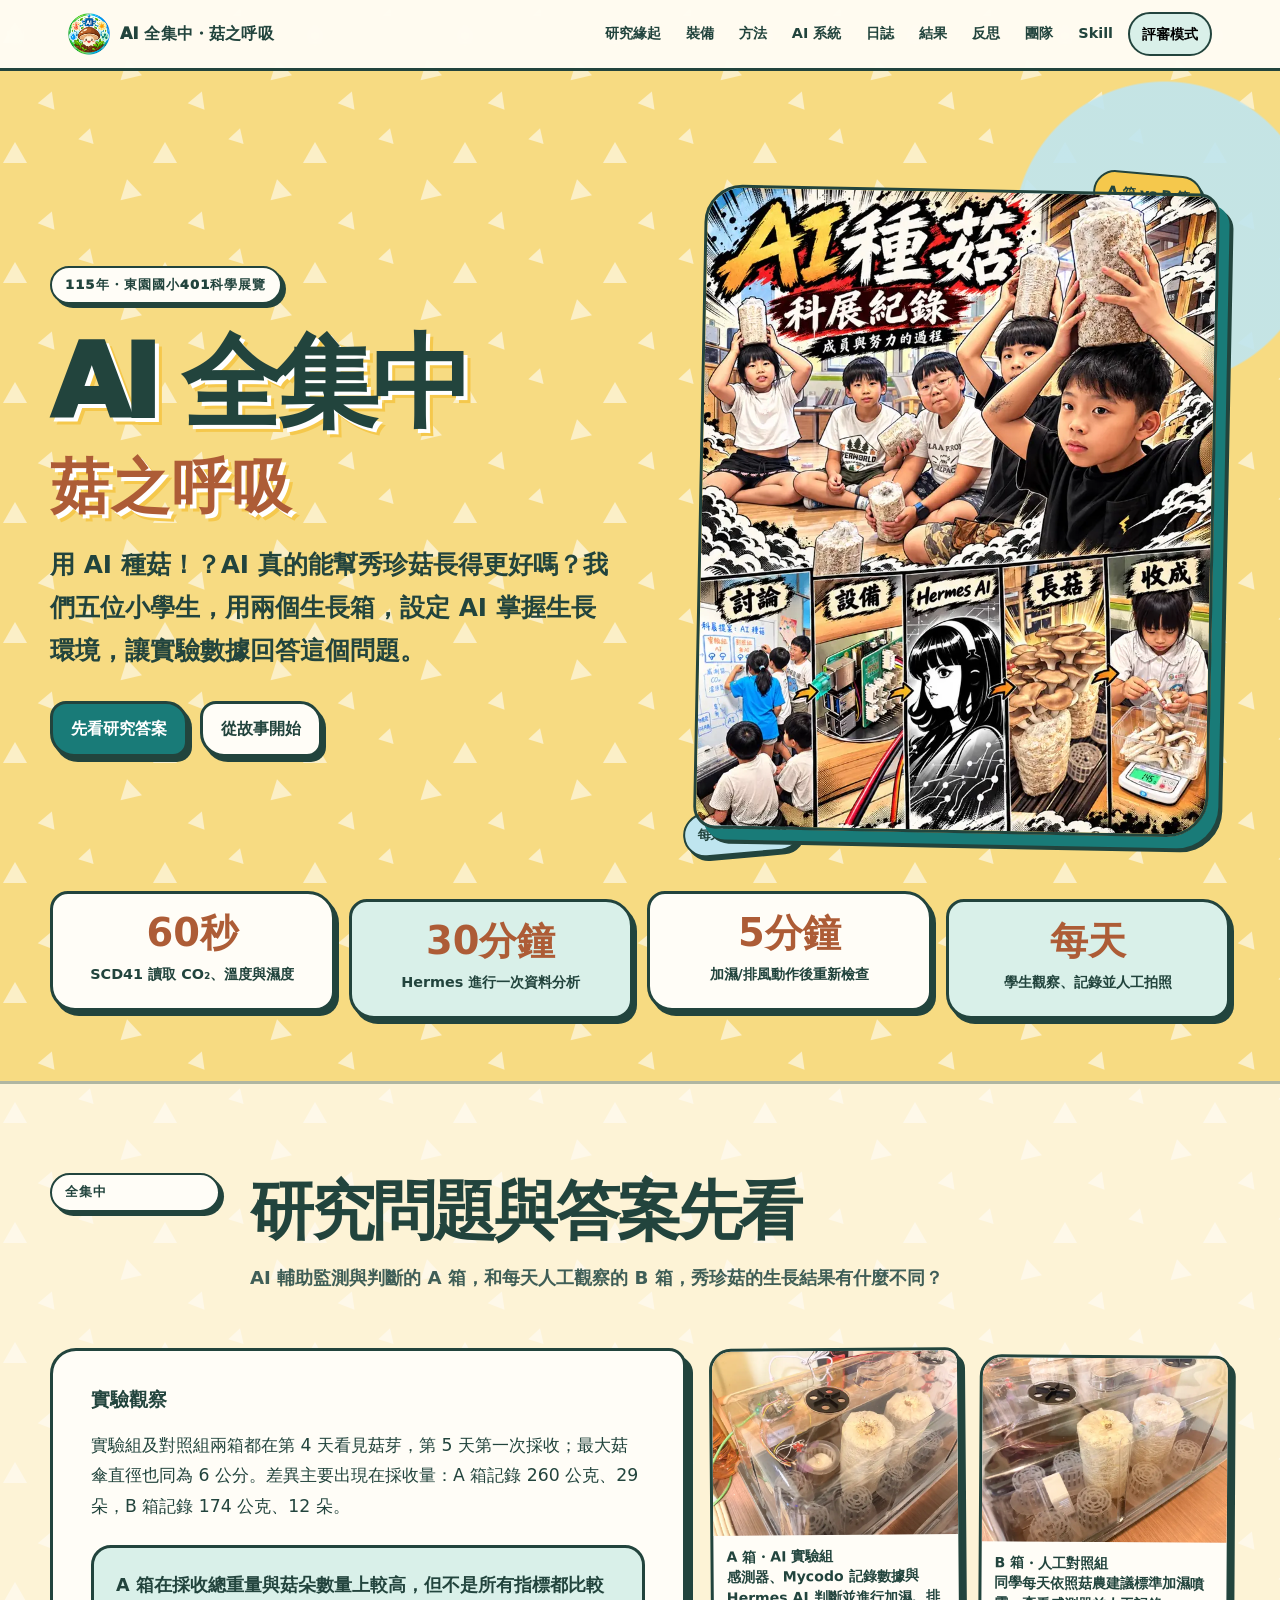
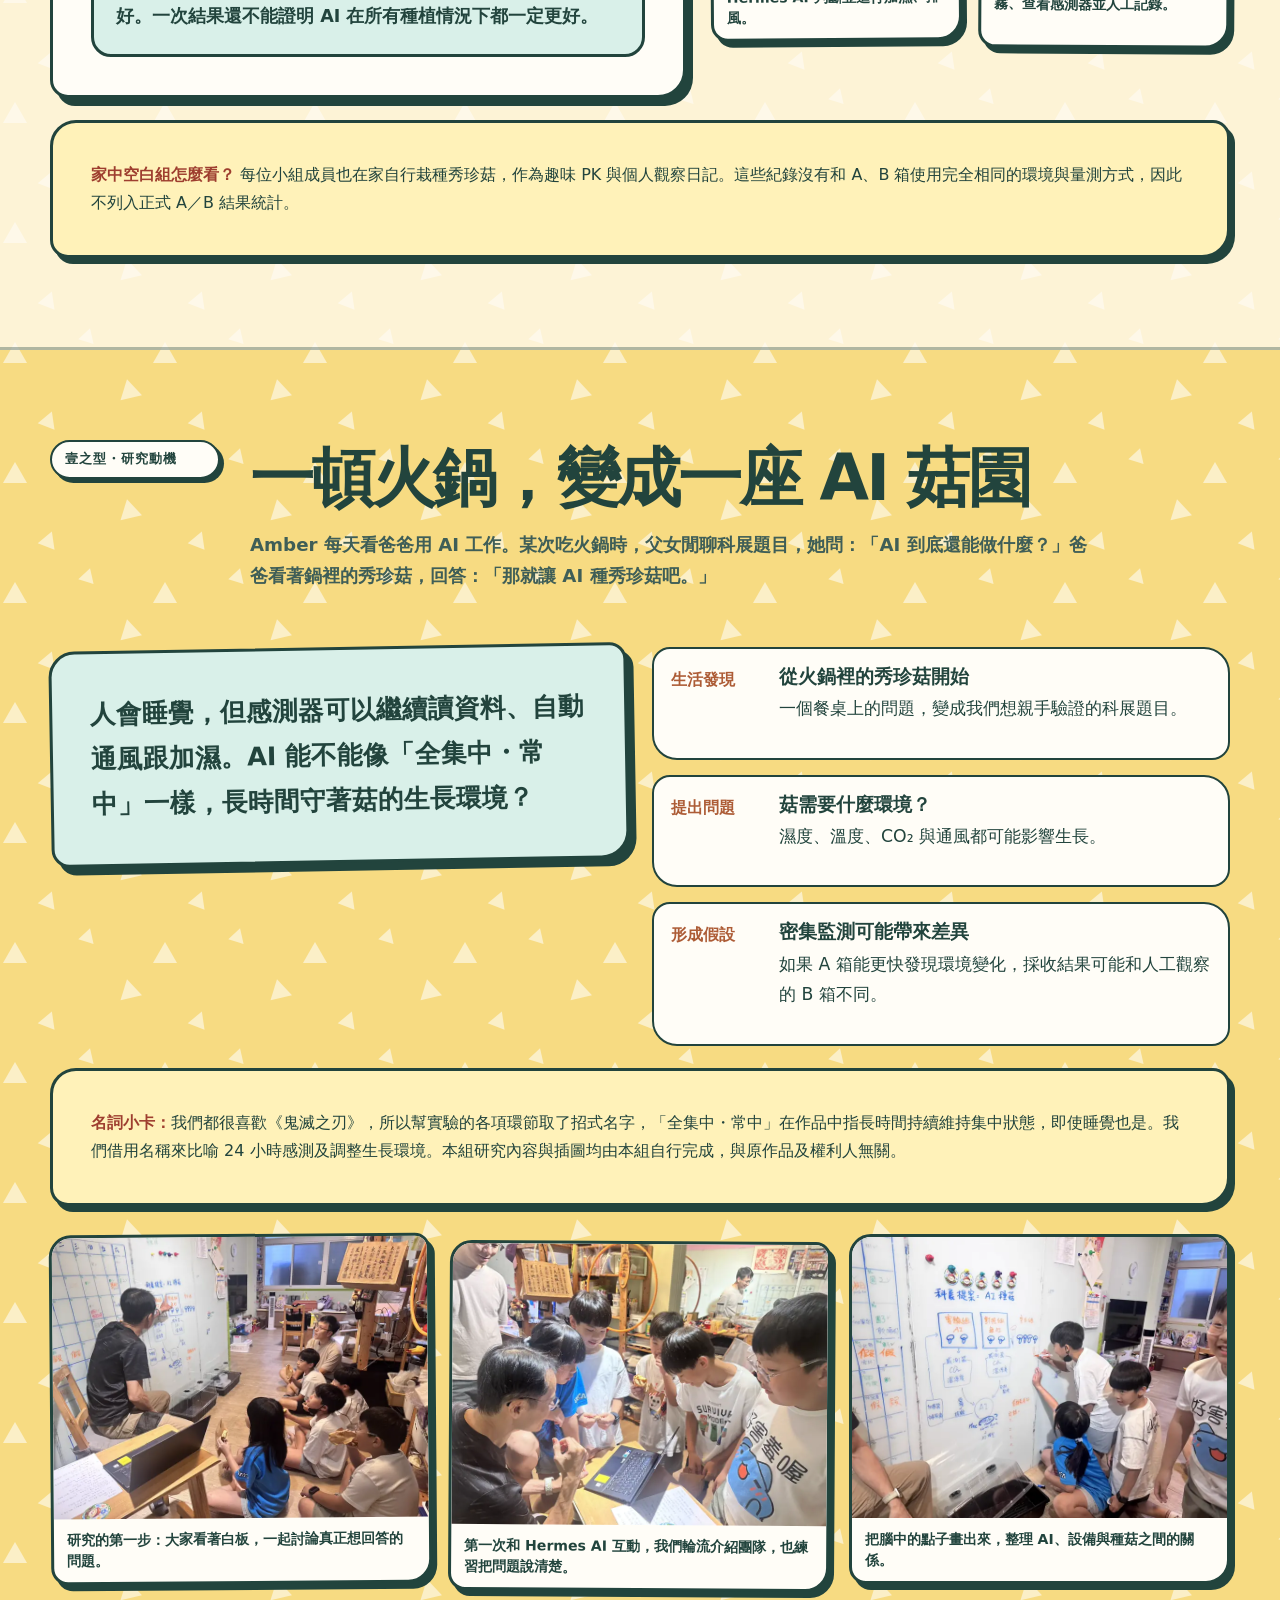
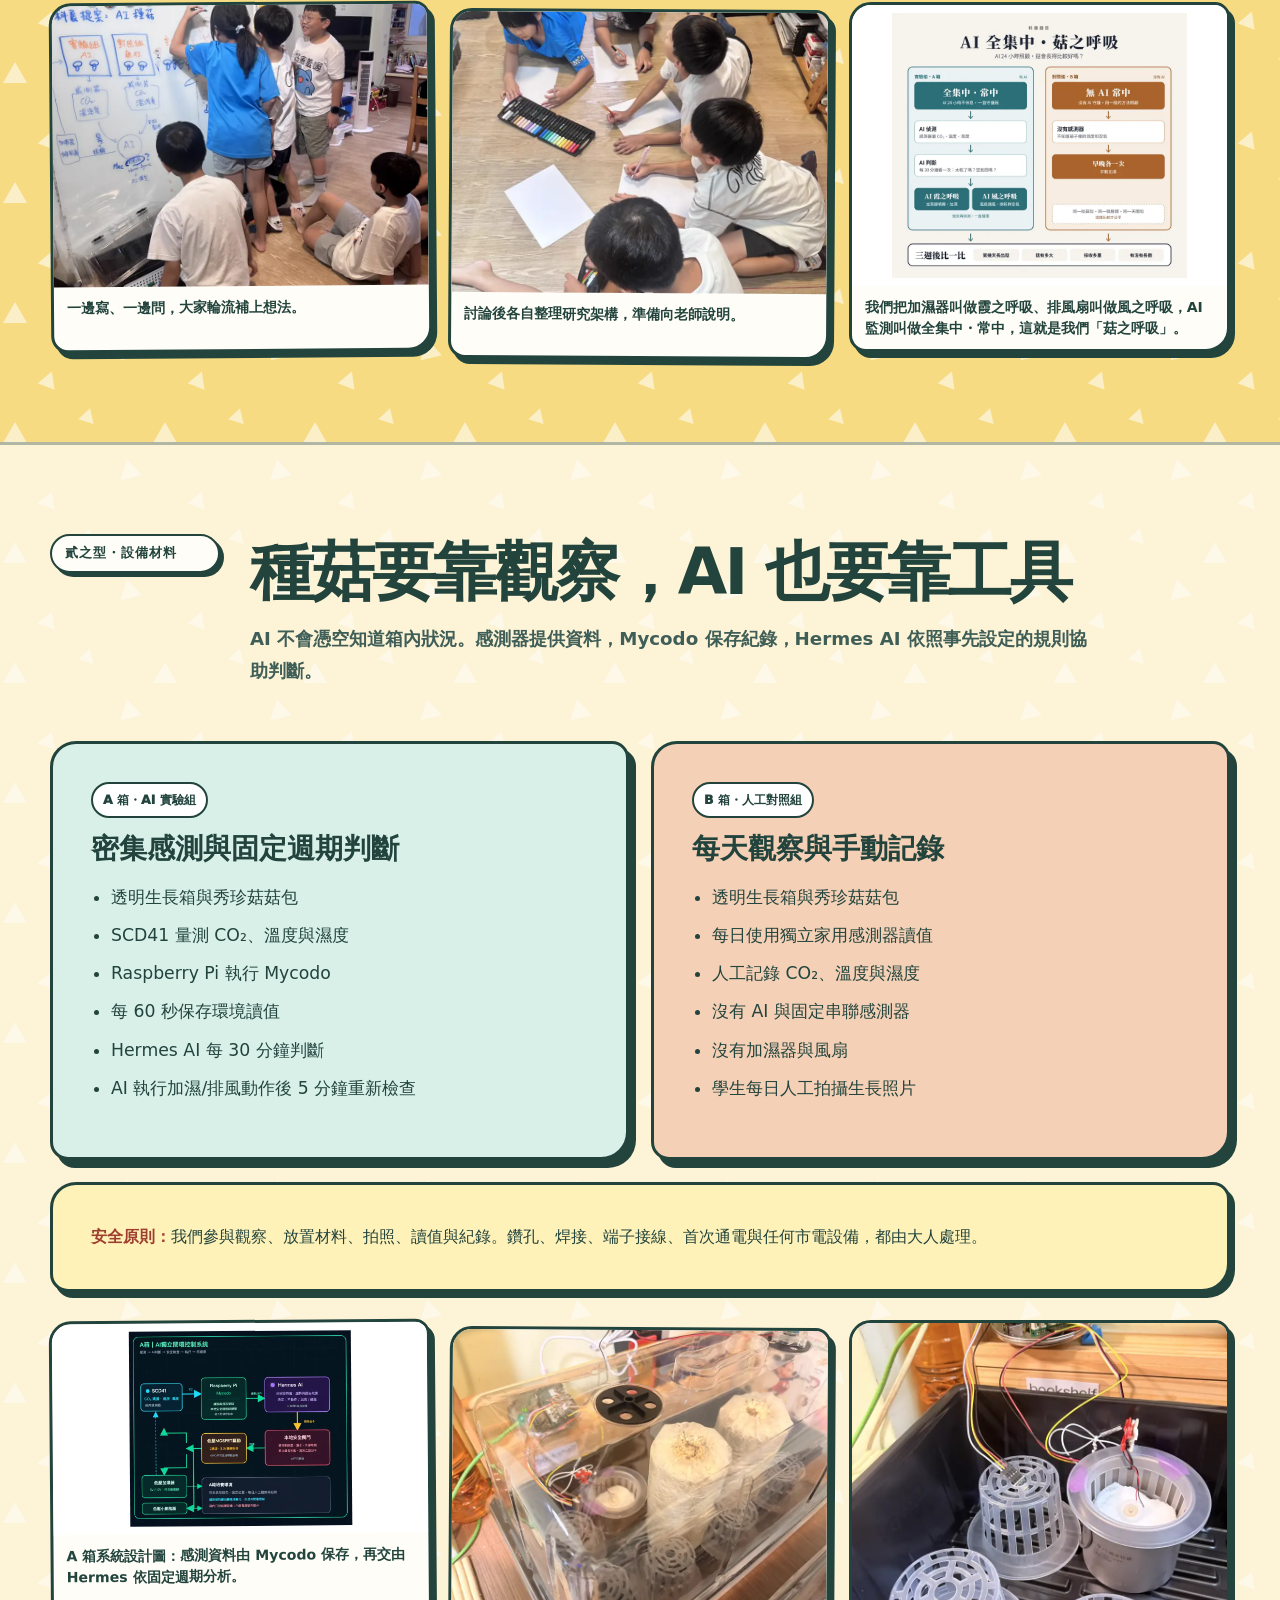
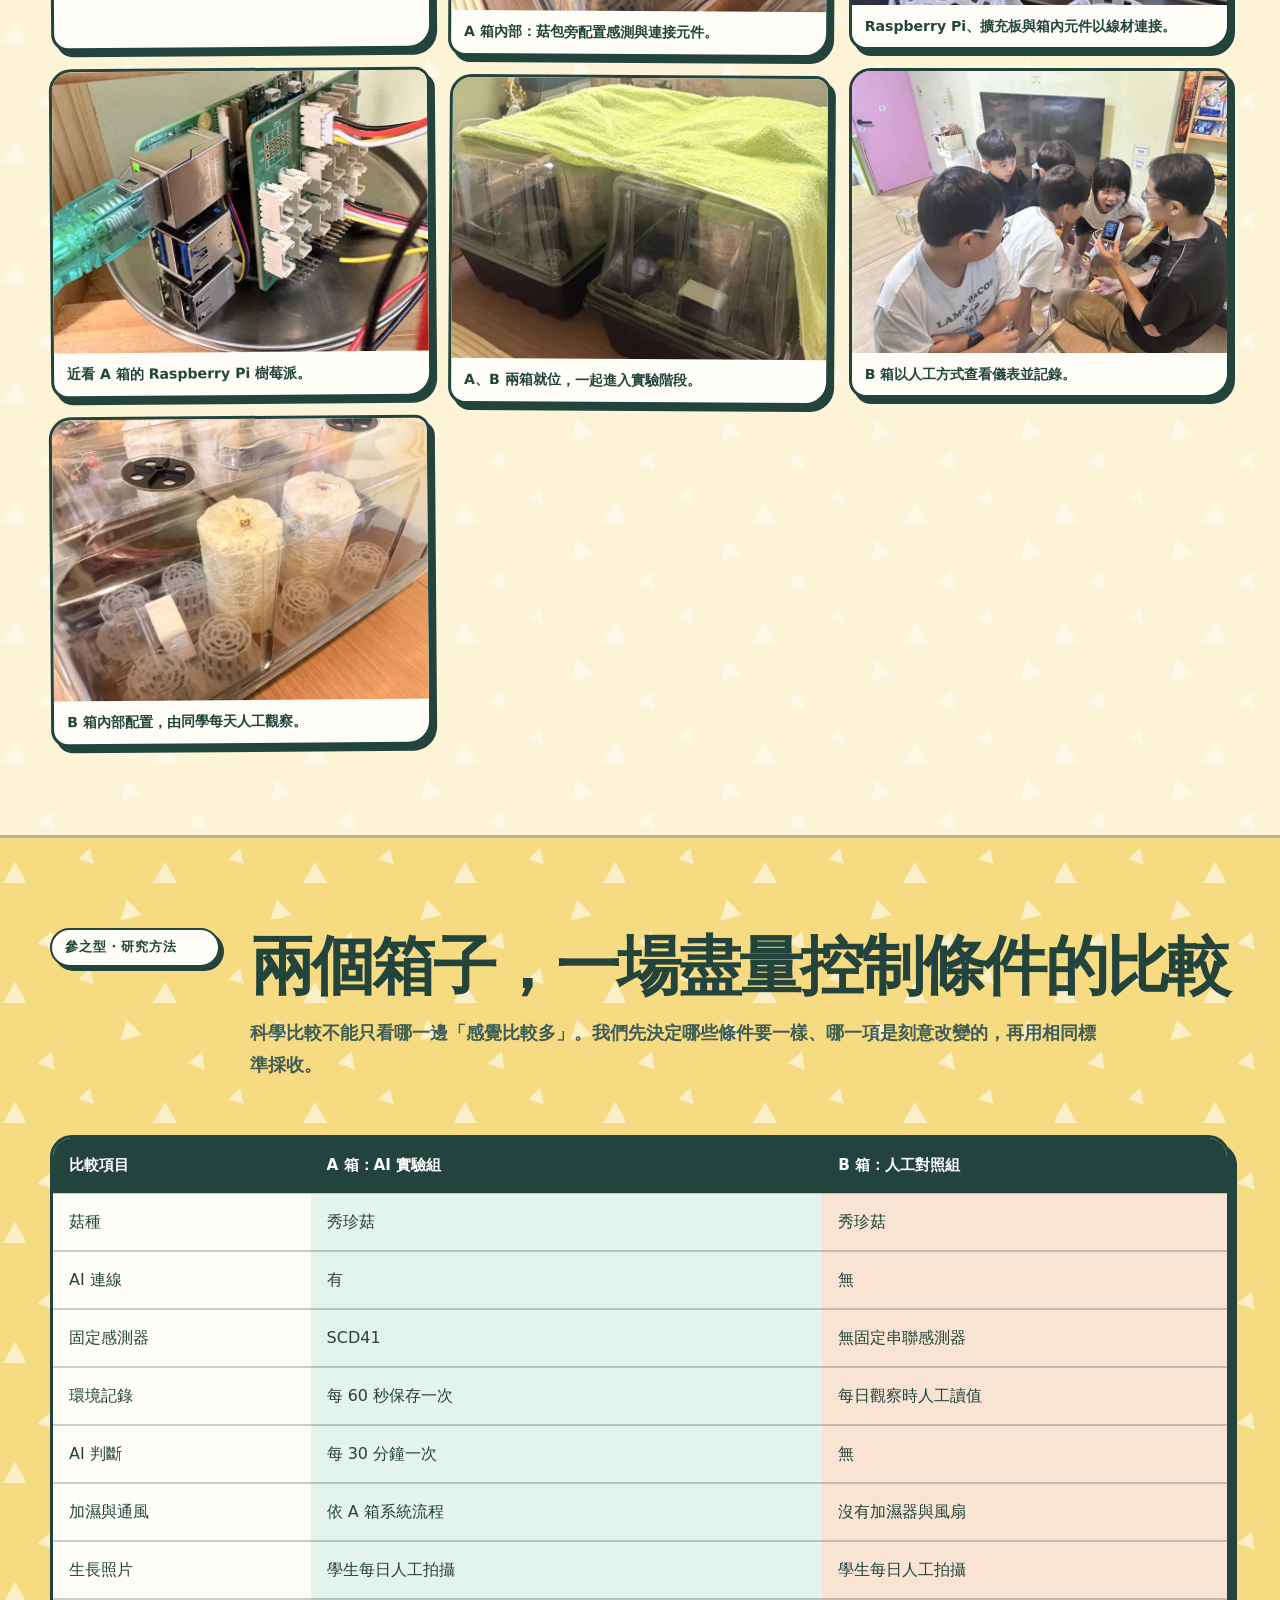
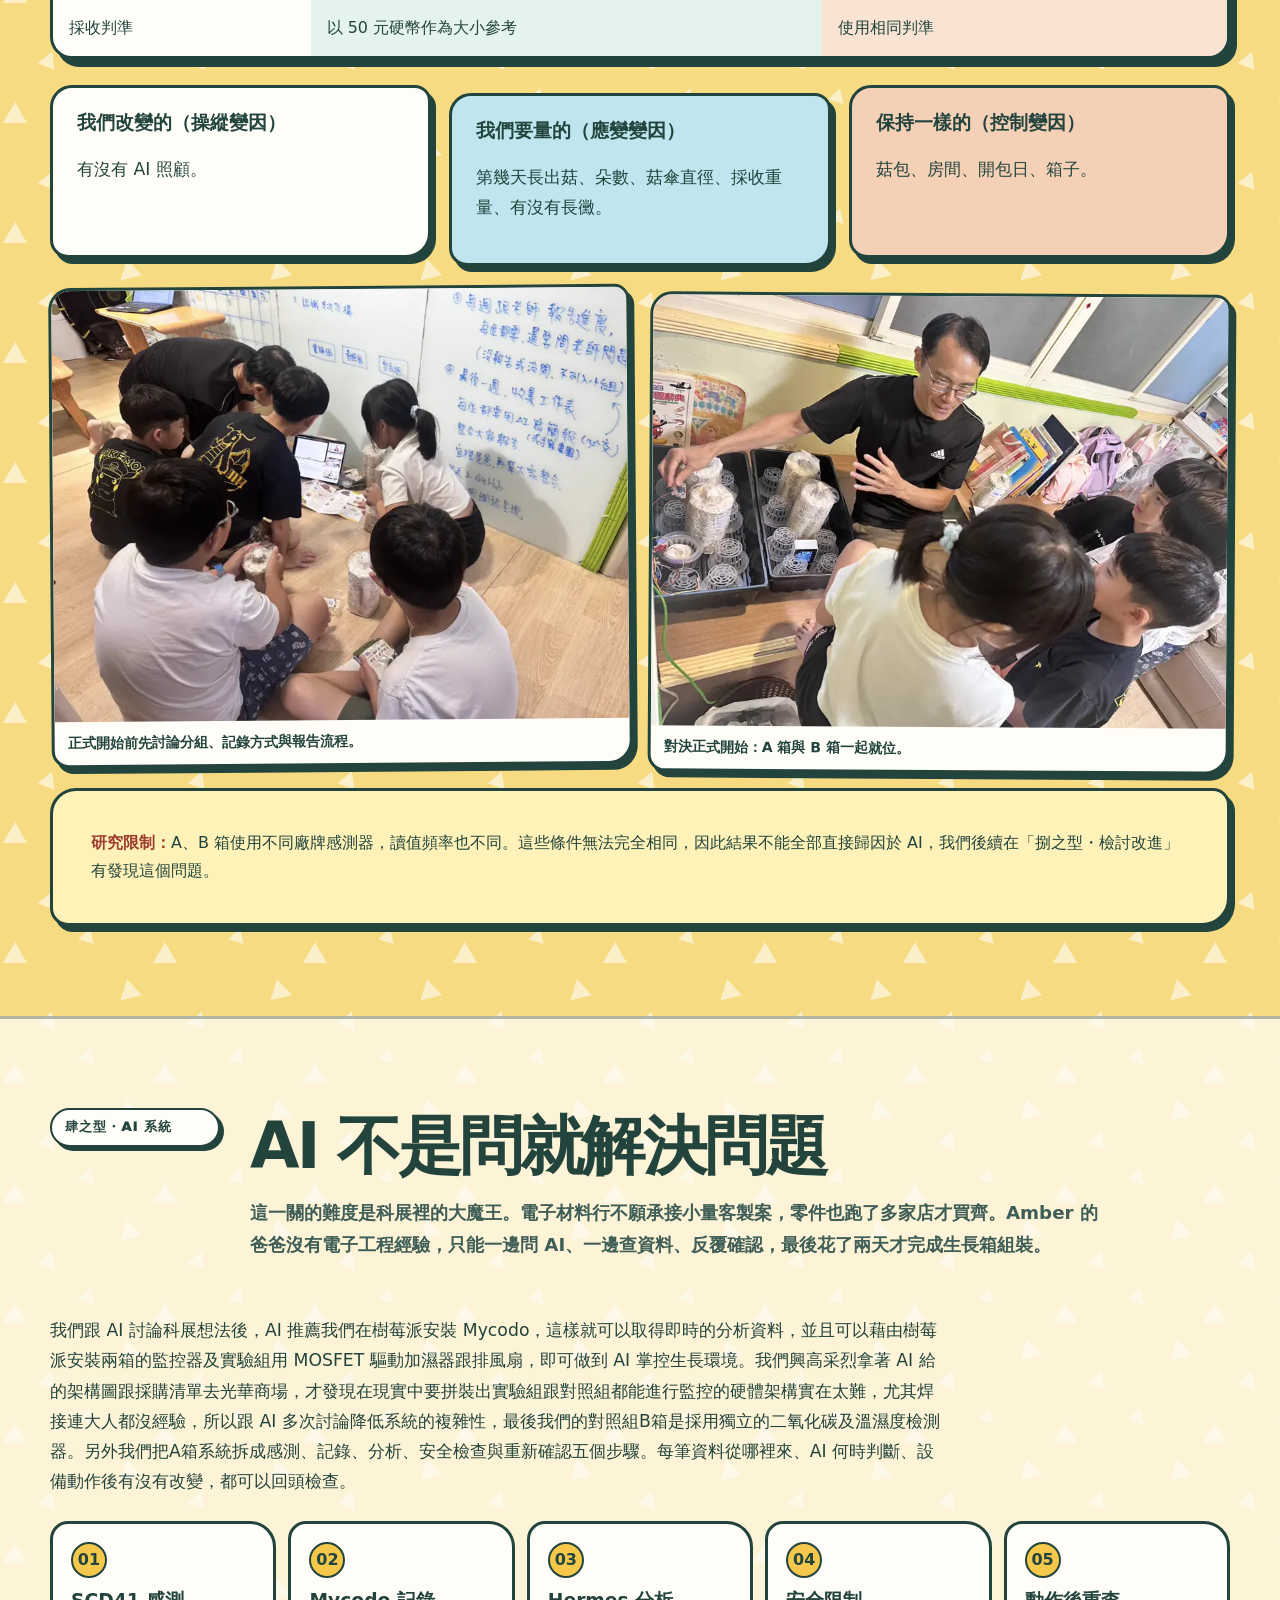
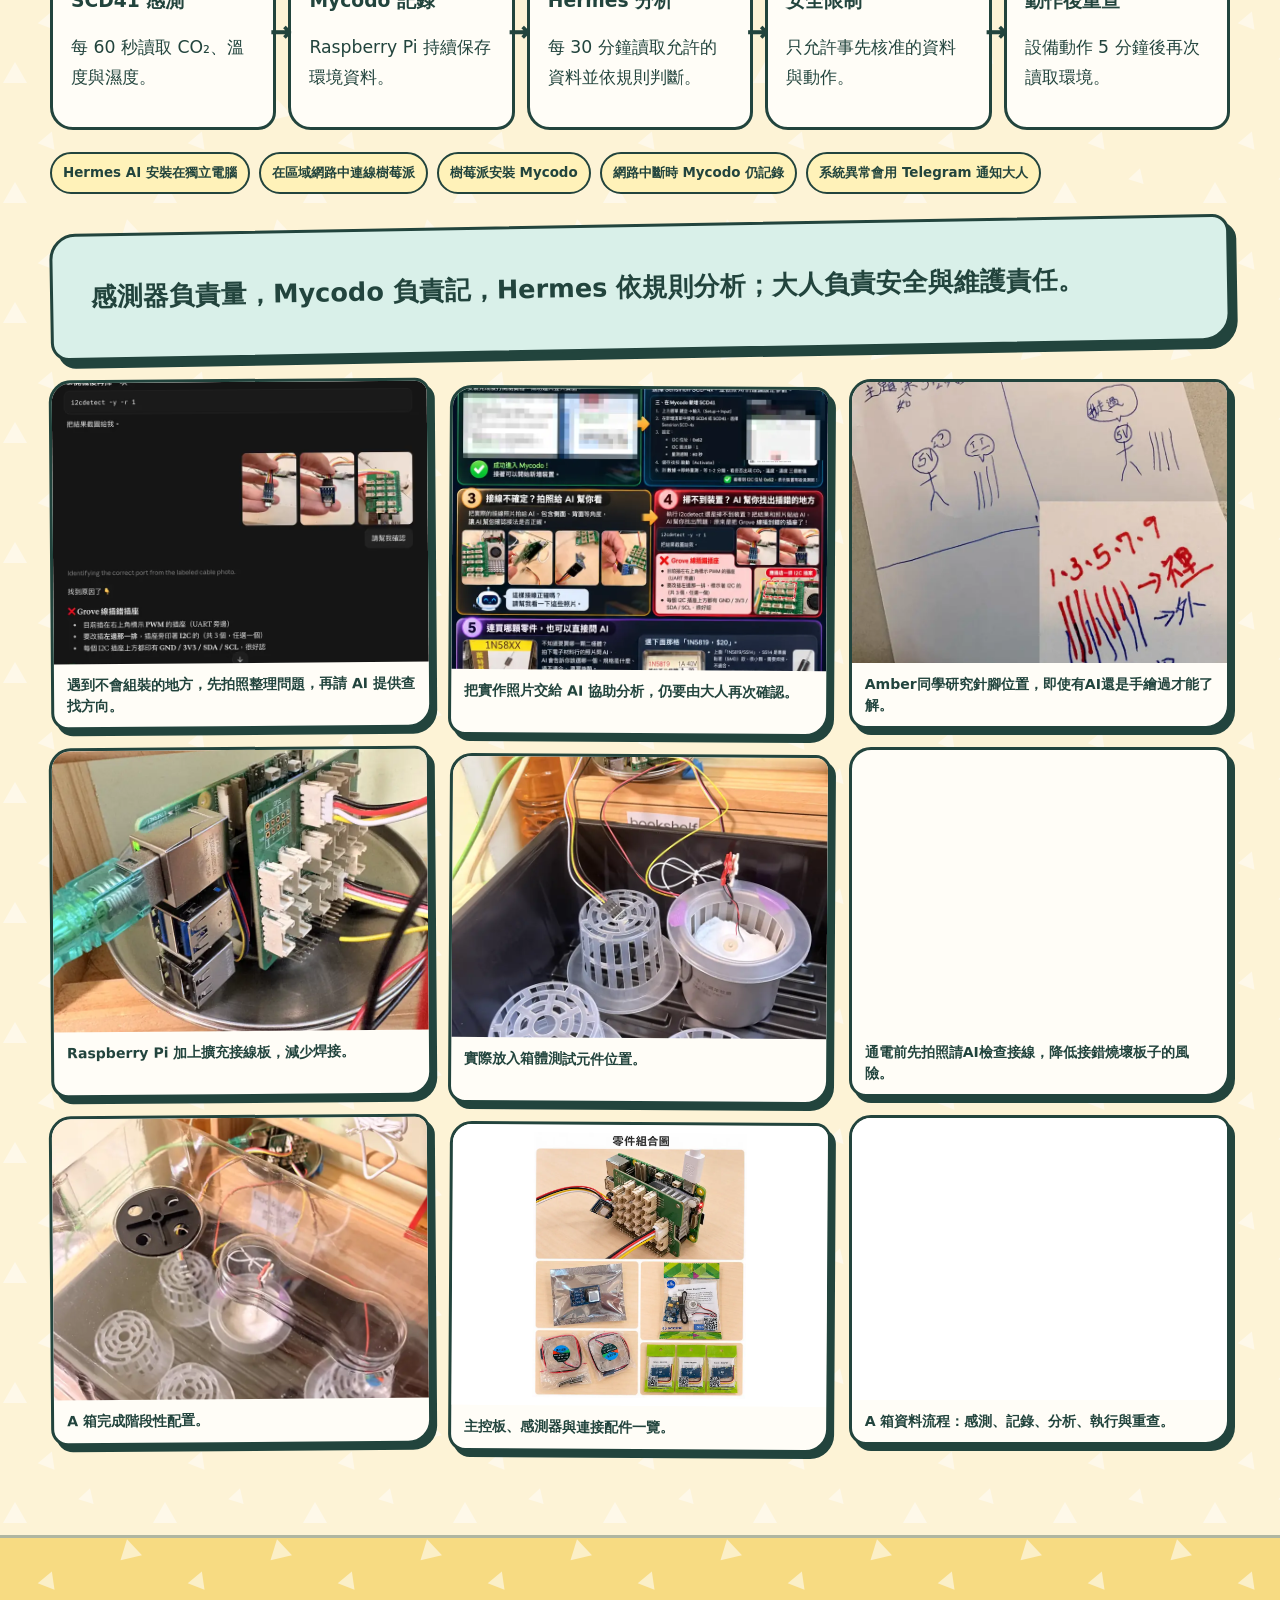
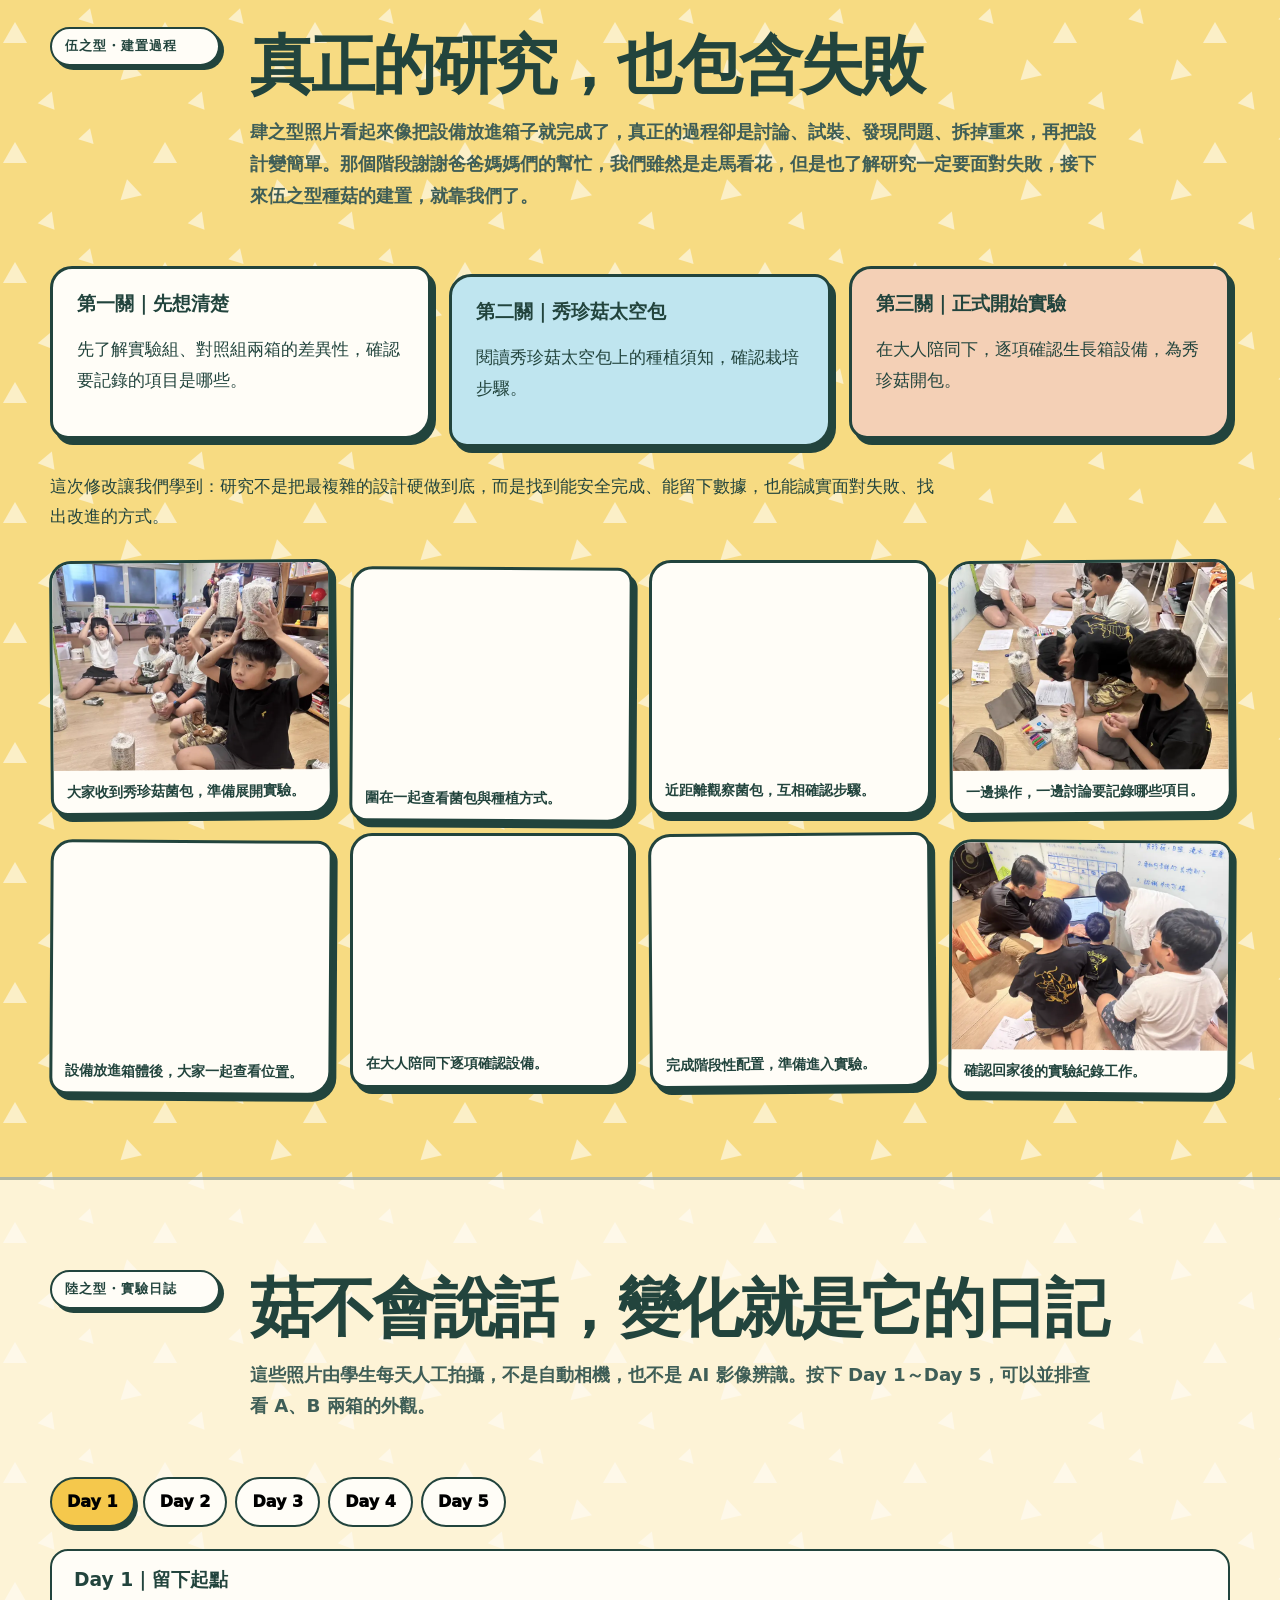
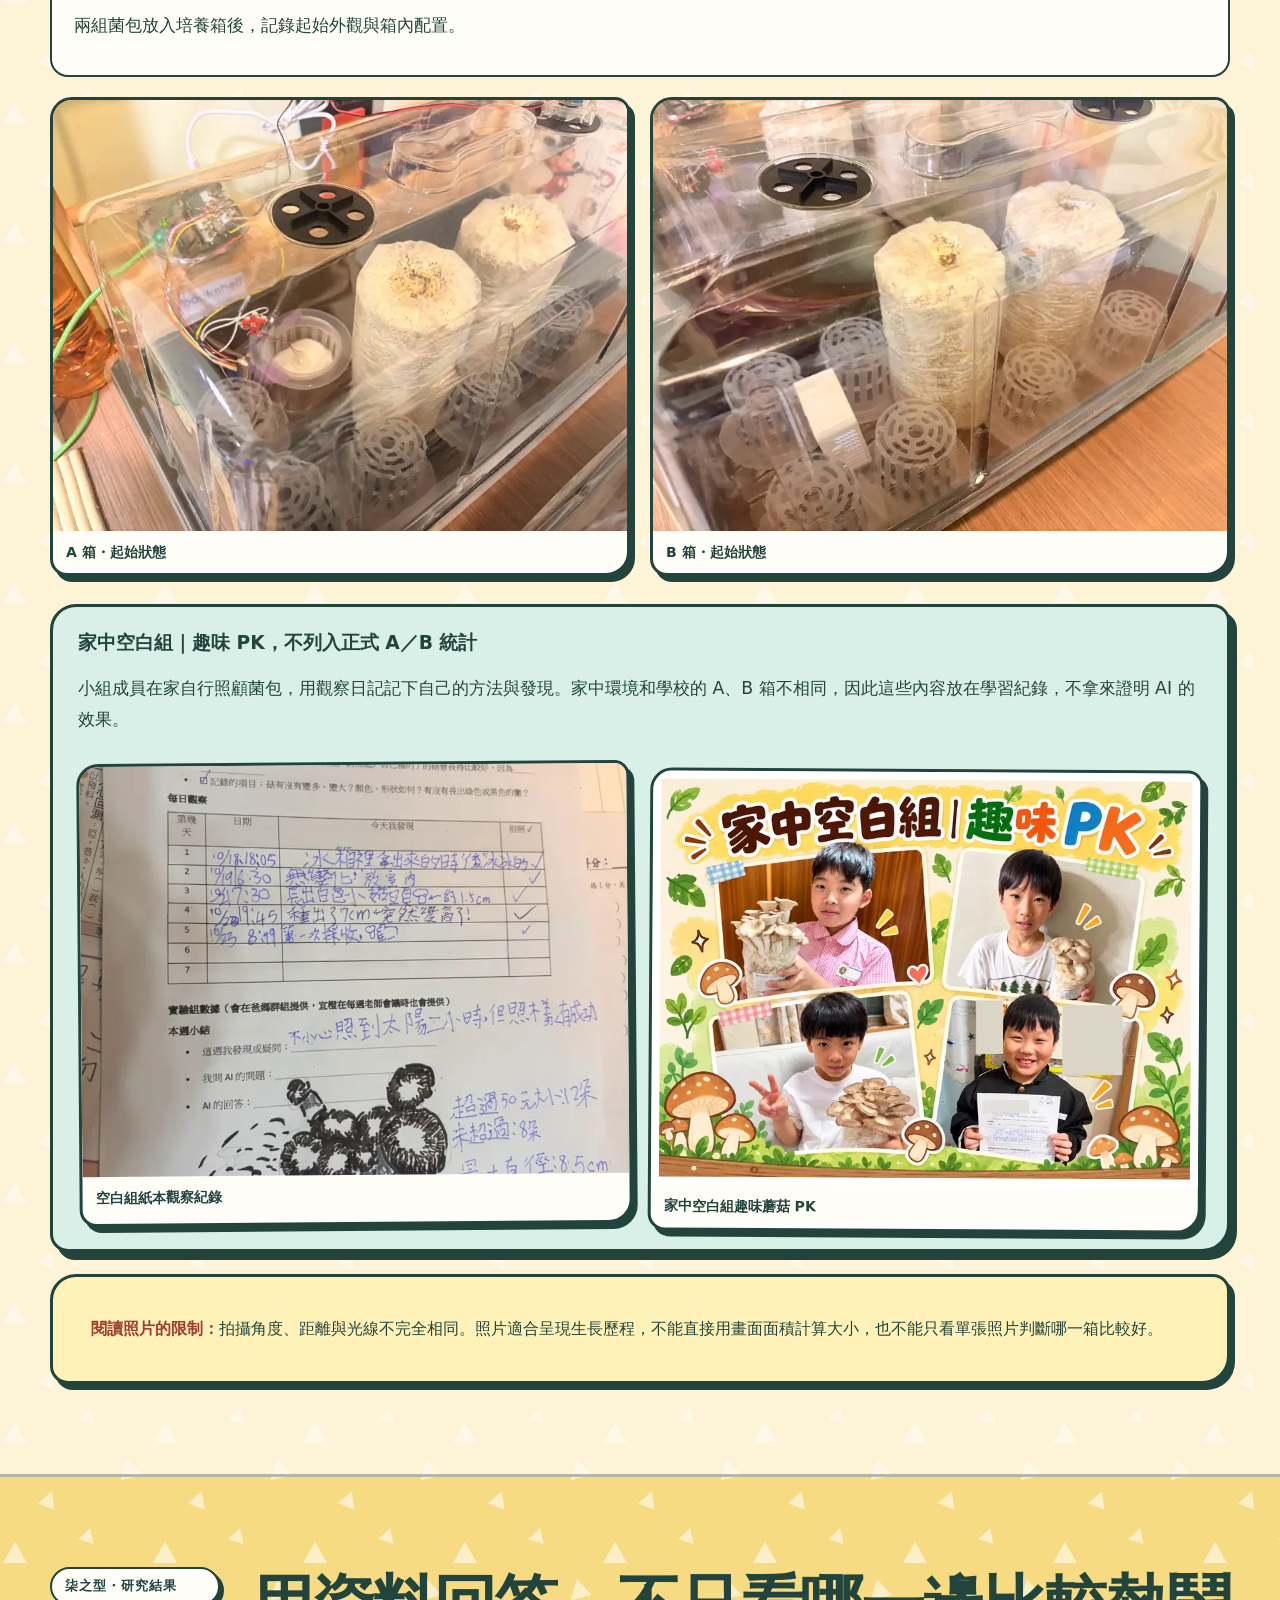
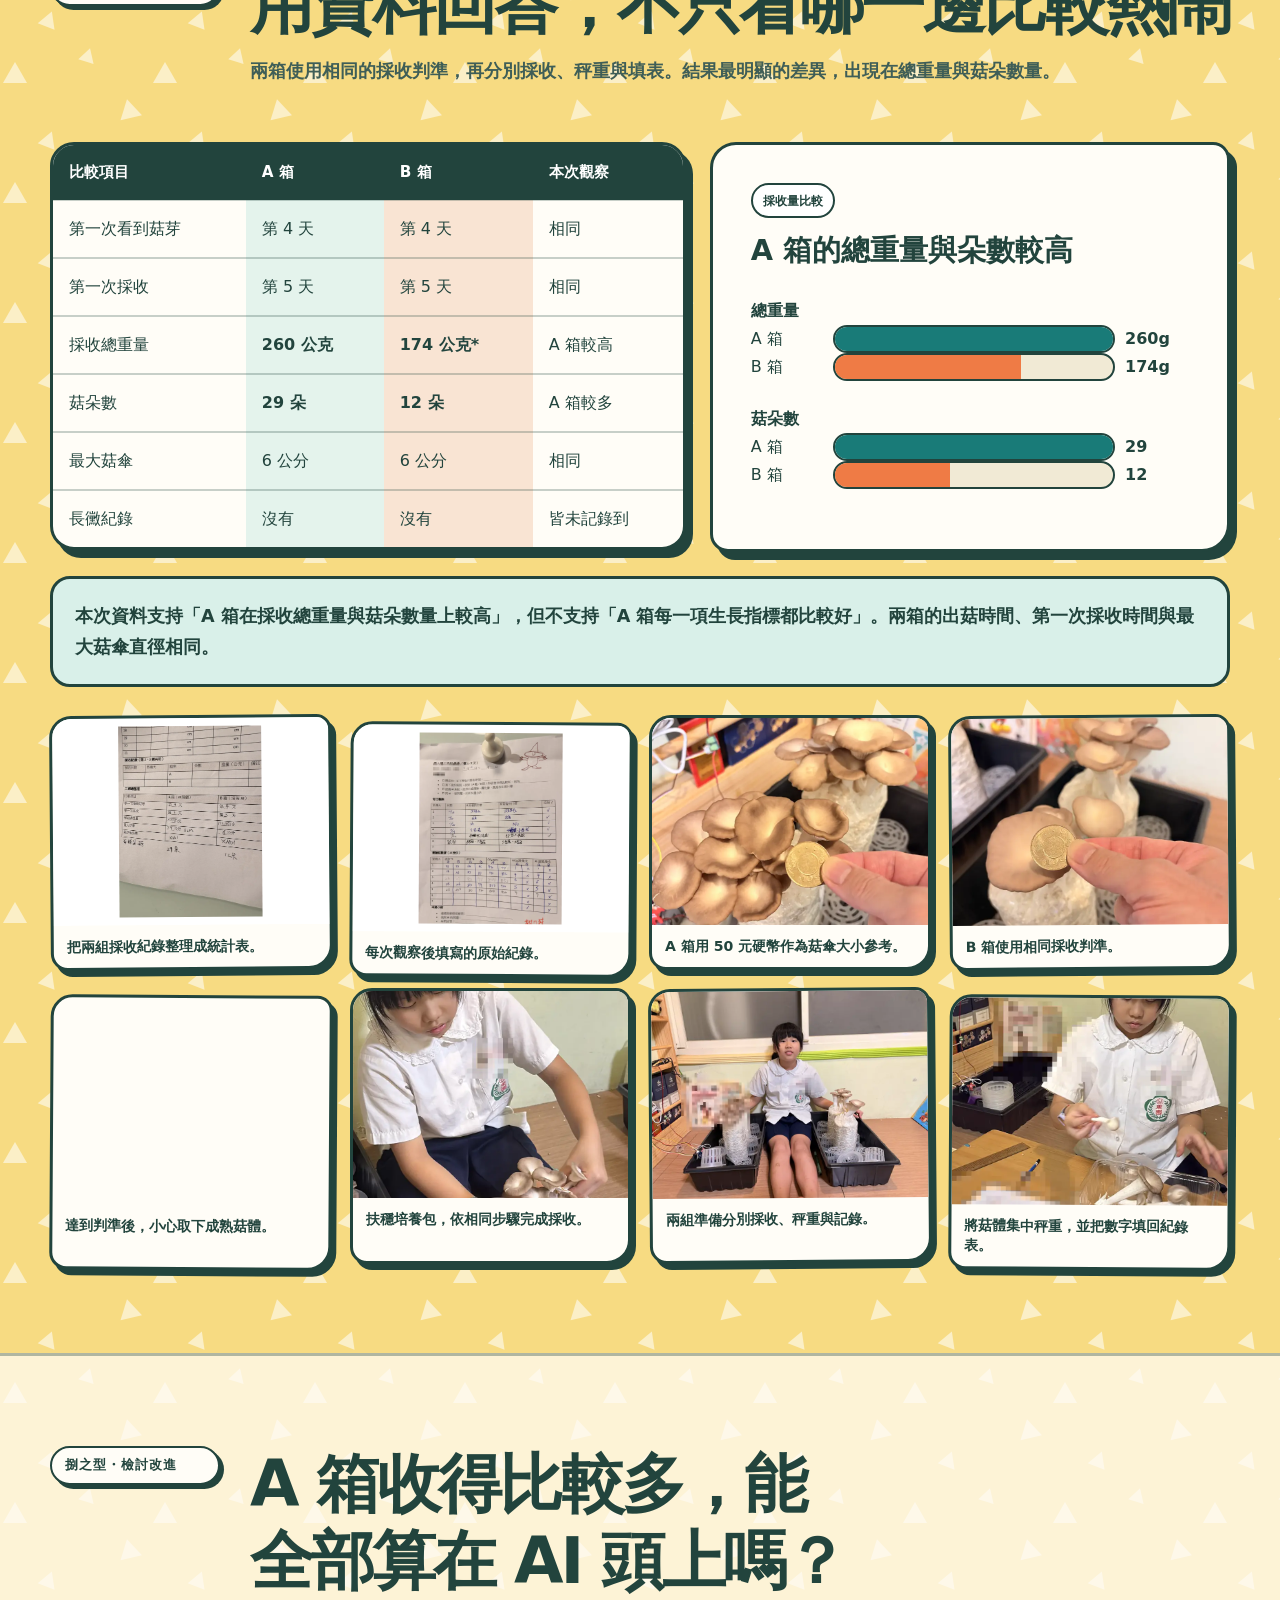
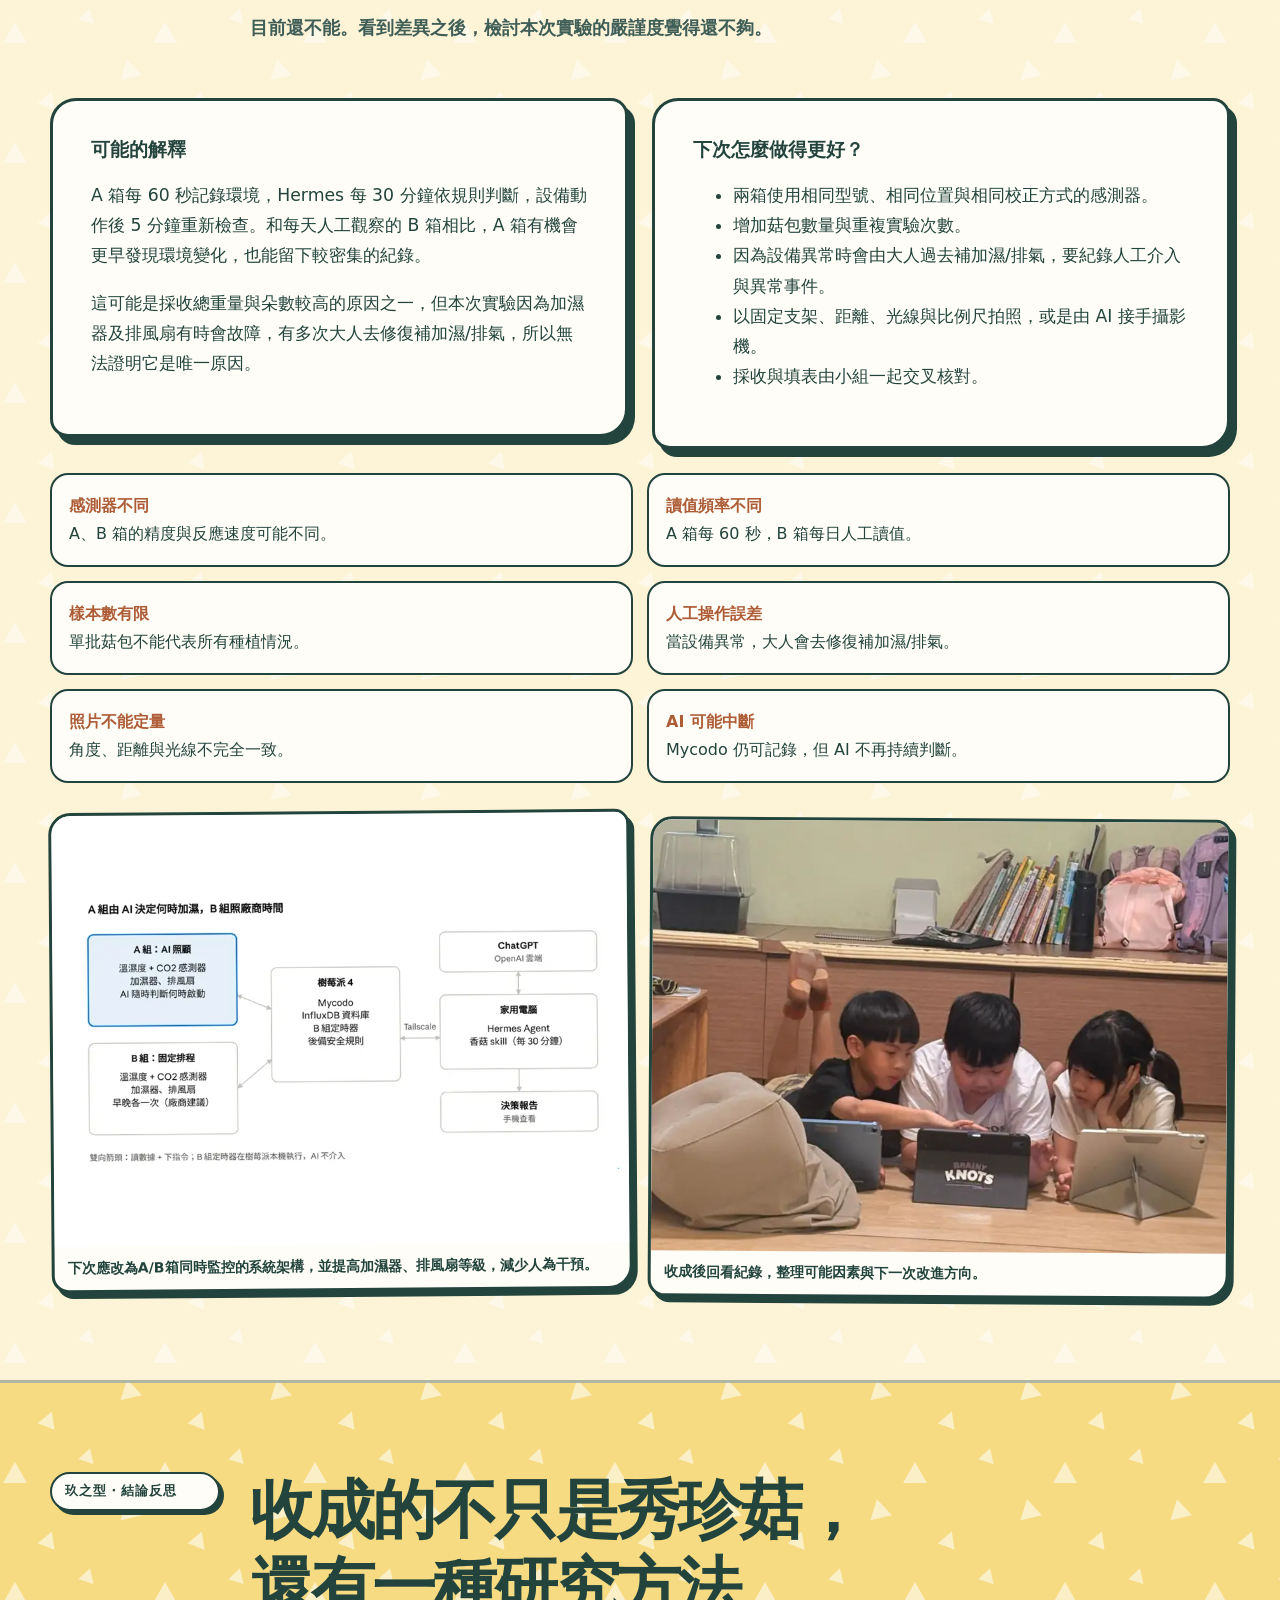
<file: docs/index.html>
<!doctype html>
<html lang="zh-Hant">
<head>
  <meta charset="utf-8">
  <meta name="viewport" content="width=device-width, initial-scale=1">
  <meta name="description" content="東園國小科展《AI 全集中・菇之呼吸》：以 SCD41、Mycodo 與 Hermes 比較 AI 輔助生長箱和人工觀察箱的秀珍菇生長結果。">
  <meta name="theme-color" content="#f7db82">
  <link rel="icon" type="image/png" href="assets/badge.png">
  <title>AI 全集中・菇之呼吸｜東園國小科展</title>
  <style>
    :root{--paper:#f7db82;--paper-soft:#fff4c8;--white:#fffdf7;--ink:#22443d;--muted:#3f5e57;--teal:#197b78;--teal-soft:#d9f0e9;--brown:#ad5c36;--brown-soft:#f4d0b6;--orange:#ef7b45;--sky:#bfe5ef;--pink:#f4c2c2;--sun:#f5c84c;--danger:#9e3e2f;--border:3px solid var(--ink);--shadow:7px 8px 0 var(--ink);--radius:26px 17px 28px 18px;--max:1180px}
    *{box-sizing:border-box}html{scroll-behavior:smooth;scroll-padding-top:84px}body{margin:0;color:var(--ink);background-color:var(--paper);background-image:url("data:image/svg+xml,%3Csvg xmlns='http://www.w3.org/2000/svg' width='150' height='120' viewBox='0 0 150 120'%3E%3Cg fill='%23fff' fill-opacity='.55'%3E%3Cpath d='M15 22l12 21H3z'/%3E%3Cpath d='M88 8l8 14H80z' transform='rotate(17 88 15)'/%3E%3Cpath d='M129 59l11 19h-22z' transform='rotate(-13 129 68)'/%3E%3Cpath d='M49 91l9 16H40z' transform='rotate(21 49 99)'/%3E%3C/g%3E%3C/svg%3E");font-family:"PingFang TC","Noto Sans TC","Microsoft JhengHei",system-ui,sans-serif;line-height:1.75;overflow-x:hidden}img{display:block;max-width:100%}a{color:inherit}button,a{touch-action:manipulation}h1,h2,h3,p{margin-top:0}h1,h2,h3{line-height:1.2;text-wrap:balance}p,li{font-size:clamp(1rem,.97rem + .15vw,1.08rem)}
    .skip-link{position:fixed;left:12px;top:-80px;z-index:200;background:var(--ink);color:white;padding:10px 16px;border-radius:12px}.skip-link:focus{top:12px}.local-bar{background:var(--ink);color:#fff;padding:8px 16px;font-size:.86rem;text-align:center}.site-header{position:sticky;top:0;z-index:100;background:rgba(255,253,247,.94);backdrop-filter:blur(12px);border-bottom:3px solid var(--ink)}.nav-wrap{max-width:var(--max);margin:auto;min-height:68px;padding:9px 18px;display:flex;align-items:center;justify-content:space-between;gap:20px}.brand{display:flex;align-items:center;gap:10px;text-decoration:none;font-weight:950;letter-spacing:.01em}.brand img{width:42px;height:42px;object-fit:contain}.menu-btn{display:none;min-width:48px;min-height:44px;border:2px solid var(--ink);background:var(--sun);border-radius:12px;font:inherit;font-weight:900}.nav-links{display:flex;align-items:center;gap:5px;flex-wrap:wrap;justify-content:flex-end}.nav-links a{text-decoration:none;font-size:.9rem;font-weight:850;padding:8px 10px;border-radius:999px}.nav-links a:hover,.nav-links a:focus-visible{background:var(--sun);outline:2px solid var(--ink);outline-offset:1px}.judge-btn{border:2px solid var(--ink);background:var(--teal-soft);padding:8px 12px;border-radius:999px;font:inherit;font-size:.88rem;font-weight:900;cursor:pointer}.container{width:min(var(--max),calc(100% - 36px));margin-inline:auto}.section{padding:clamp(58px,7vw,96px) 0;position:relative}.section.alt{background:rgba(255,253,247,.72);border-block:3px solid rgba(34,68,61,.35)}
    .hero{padding:clamp(52px,8vw,105px) 0 70px;background:radial-gradient(circle at 91% 16%,rgba(191,229,239,.9) 0 150px,transparent 152px)}.hero-grid{display:grid;grid-template-columns:1.02fr .98fr;gap:clamp(30px,5vw,70px);align-items:center}.eyebrow,.chapter{display:inline-block;border:2px solid var(--ink);background:var(--white);box-shadow:4px 4px 0 var(--ink);border-radius:999px;padding:6px 13px;font-size:.82rem;font-weight:950;letter-spacing:.08em}h1{font-size:clamp(3.4rem,8vw,7.4rem);margin:18px 0 20px;font-weight:1000;letter-spacing:-.07em;text-shadow:4px 4px 0 #fff,7px 7px 0 var(--sun)}.hero-sub{display:block;color:var(--brown);font-size:.58em;letter-spacing:.03em;margin-top:6px}.lead{font-size:clamp(1.18rem,1rem + .7vw,1.55rem);font-weight:760;max-width:740px;text-wrap:pretty}.hero-actions{display:flex;flex-wrap:wrap;gap:12px;margin-top:28px}.btn{display:inline-flex;align-items:center;justify-content:center;min-height:48px;padding:11px 18px;border:var(--border);border-radius:16px 22px 15px 24px;text-decoration:none;font-weight:950;box-shadow:4px 5px 0 var(--ink);transition:.15s transform,.15s box-shadow}.btn:hover,.btn:focus-visible{transform:translate(3px,3px);box-shadow:1px 2px 0 var(--ink);outline:none}.btn-primary{background:var(--teal);color:#fff}.btn-secondary{background:var(--white)}.hero-visual{position:relative;padding:16px}.hero-visual>img{width:100%;aspect-ratio:4/5;object-fit:cover;border:var(--border);border-radius:38px 20px 42px 22px;box-shadow:10px 11px 0 var(--teal),14px 15px 0 var(--ink);transform:rotate(1.1deg)}.sticker{position:absolute;background:var(--sun);border:2px solid var(--ink);box-shadow:3px 4px 0 var(--ink);border-radius:999px;padding:8px 12px;font-weight:950;font-size:.84rem}.sticker.s1{top:0;right:5%;transform:rotate(5deg)}.sticker.s2{bottom:-5px;left:0;transform:rotate(-5deg);background:var(--sky)}
    .fact-grid{display:grid;grid-template-columns:repeat(4,1fr);gap:14px;margin-top:42px}.fact{background:var(--white);border:var(--border);border-radius:18px 27px 19px 25px;padding:20px 16px;text-align:center;box-shadow:4px 5px 0 var(--ink)}.fact:nth-child(even){transform:translateY(8px);background:var(--teal-soft)}.fact b{display:block;color:var(--brown);font-size:clamp(1.65rem,3vw,2.4rem);line-height:1}.fact span{display:block;font-size:.9rem;font-weight:750;margin-top:10px}.section-head{display:grid;grid-template-columns:170px 1fr;gap:30px;align-items:start;margin-bottom:36px}.section-head h2{font-size:clamp(2.05rem,5vw,4.1rem);margin:0 0 12px;letter-spacing:-.045em}.section-intro{max-width:850px;font-size:1.14rem;color:var(--muted);font-weight:650}.story-grid,.split{display:grid;grid-template-columns:1fr 1fr;gap:24px;align-items:start}.paper-card,.quote-card,.note-card,.equipment-card,.result-card,.skill-card{background:var(--white);border:var(--border);border-radius:var(--radius);box-shadow:var(--shadow);padding:clamp(22px,3.2vw,38px)}.quote-card{background:var(--teal-soft);font-size:clamp(1.25rem,2vw,1.8rem);font-weight:900;transform:rotate(-1deg)}.note-card{background:#fff2b9;box-shadow:5px 6px 0 var(--ink);margin-top:22px}.note-card strong{color:var(--danger)}.timeline{display:grid;gap:15px}.timeline-row{display:grid;grid-template-columns:92px 1fr;gap:16px;background:var(--white);border:2px solid var(--ink);border-radius:18px 26px 18px 25px;padding:17px}.timeline-row time{font-weight:950;color:var(--brown)}.timeline-row h3{margin-bottom:5px}
    .photo{margin:0;position:relative;background:var(--white);border:var(--border);border-radius:22px 15px 24px 17px;overflow:hidden;box-shadow:5px 6px 0 var(--ink)}.photo img{width:100%;aspect-ratio:4/3;object-fit:cover;cursor:zoom-in;transition:transform .25s ease}.photo:hover img{transform:scale(1.025)}.photo figcaption{padding:11px 13px;font-size:.88rem;font-weight:750;line-height:1.45}.photo.wide img{aspect-ratio:16/9}.photo.tall img{aspect-ratio:3/4}.photo.diagram img{object-fit:contain;background:#fff;padding:8px}.gallery{display:grid;grid-template-columns:repeat(3,minmax(0,1fr));gap:18px;margin-top:28px}.gallery.four{grid-template-columns:repeat(4,minmax(0,1fr))}.gallery.two{grid-template-columns:repeat(2,minmax(0,1fr))}.gallery .photo:nth-child(3n+1){transform:rotate(-.45deg)}.gallery .photo:nth-child(3n+2){transform:translateY(7px) rotate(.35deg)}
    .equipment-grid,.method-grid,.learning-grid{display:grid;grid-template-columns:1fr 1fr;gap:22px}.equipment-card.a{background:var(--teal-soft)}.equipment-card.b{background:var(--brown-soft)}.tag{display:inline-block;padding:5px 10px;border:2px solid var(--ink);border-radius:999px;background:white;font-size:.78rem;font-weight:950}.equipment-card h3{font-size:1.75rem;margin:14px 0}.checklist{padding-left:1.25rem}.checklist li{margin:8px 0}.compare-wrap{overflow-x:auto;border:var(--border);border-radius:22px;background:var(--white);box-shadow:var(--shadow)}table{width:100%;border-collapse:collapse;min-width:720px}th,td{padding:14px 16px;border-bottom:2px solid rgba(34,68,61,.25);text-align:left;vertical-align:top}th{background:var(--ink);color:#fff;font-size:.95rem}tr:last-child td{border-bottom:0}.col-a{background:rgba(217,240,233,.7)}.col-b{background:rgba(244,208,182,.55)}
    .flow{display:grid;grid-template-columns:repeat(5,1fr);gap:12px;margin-top:25px}.flow-step{background:var(--white);border:var(--border);border-radius:18px 26px 18px 23px;padding:18px;position:relative}.flow-step::after{content:"→";position:absolute;right:-18px;top:42%;font-size:1.6rem;font-weight:1000;z-index:2}.flow-step:last-child::after{display:none}.flow-step b{display:grid;place-items:center;width:36px;height:36px;border:2px solid var(--ink);background:var(--sun);border-radius:50%;margin-bottom:12px}.safety-strip{display:flex;gap:9px;flex-wrap:wrap;margin-top:22px}.safety-strip span{background:#fff2b9;border:2px solid var(--ink);border-radius:999px;padding:7px 11px;font-size:.84rem;font-weight:900}.chapter-story{font-size:1.08rem;max-width:900px}.challenge-grid{display:grid;grid-template-columns:repeat(3,1fr);gap:18px;margin-top:26px}.challenge{background:var(--white);border:var(--border);border-radius:22px 16px 25px 18px;padding:24px;box-shadow:5px 6px 0 var(--ink)}.challenge:nth-child(2){background:var(--sky);transform:translateY(8px)}.challenge:nth-child(3){background:var(--brown-soft)}
    .day-switcher{display:flex;gap:8px;flex-wrap:wrap;margin:0 0 22px}.day-btn{border:2px solid var(--ink);background:var(--white);border-radius:999px;padding:9px 15px;font:inherit;font-weight:950;cursor:pointer;min-height:44px}.day-btn.active{background:var(--sun);box-shadow:3px 4px 0 var(--ink)}.day-panel{display:none}.day-panel.active{display:grid;grid-template-columns:1fr 1fr;gap:20px}.day-copy{grid-column:1/-1;background:var(--white);border:2px solid var(--ink);border-radius:18px;padding:18px 22px}.blank-group{margin-top:28px;background:var(--teal-soft);border:var(--border);border-radius:var(--radius);padding:25px;box-shadow:var(--shadow)}
    .results-grid{display:grid;grid-template-columns:1.1fr .9fr;gap:24px;align-items:start}.result-table{background:var(--white);border:var(--border);border-radius:24px;overflow-x:auto;-webkit-overflow-scrolling:touch;box-shadow:var(--shadow)}.result-table table{min-width:600px}.metric-bars{display:grid;gap:24px;margin-top:22px}.bar-row{display:grid;grid-template-columns:72px 1fr 64px;gap:10px;align-items:center}.bar-track{height:28px;background:#f1ead5;border:2px solid var(--ink);border-radius:999px;overflow:hidden}.bar-fill{height:100%;background:var(--teal)}.bar-fill.b{background:var(--orange)}.result-summary{margin-top:24px;background:var(--teal-soft);border:var(--border);border-radius:20px;padding:22px;font-size:1.1rem;font-weight:850}.limits{display:grid;grid-template-columns:repeat(2,1fr);gap:14px;margin-top:24px}.limit{background:var(--white);border:2px solid var(--ink);border-radius:18px;padding:17px}.limit b{color:var(--brown)}.learning-grid{grid-template-columns:repeat(5,1fr)}.learning{background:var(--white);border:var(--border);border-radius:20px 15px 23px 17px;padding:18px;box-shadow:4px 5px 0 var(--ink)}.learning b{display:block;color:var(--brown);font-size:1.6rem}
    .member-grid{display:grid;grid-template-columns:repeat(3,1fr);gap:20px}.member{background:var(--white);border:var(--border);border-radius:25px 16px 28px 19px;overflow:hidden;box-shadow:var(--shadow)}.member img{width:100%;aspect-ratio:1/1;object-fit:cover;cursor:zoom-in}.member div{padding:18px}.member h3{font-size:1.3rem;margin-bottom:7px}.skill-card{display:grid;grid-template-columns:120px 1fr auto;align-items:center;gap:24px;background:var(--teal-soft)}.skill-card img{width:110px;height:110px;object-fit:contain}.references{columns:2;column-gap:38px;padding-left:1.2rem}.references li{break-inside:avoid;margin:0 0 12px}.ad-slot{width:min(970px,calc(100% - 36px));margin:28px auto;border:2px dashed var(--muted);background:rgba(255,253,247,.62);border-radius:18px;padding:18px;text-align:center;color:var(--muted);font-size:.82rem}
    footer{background:var(--ink);color:#fff;border-top:8px solid var(--sun);padding:42px 0 28px}.footer-inner{display:grid;grid-template-columns:.7fr 1.3fr;gap:32px;align-items:start}.disclaimer{font-size:.9rem;color:#dbe9e5}.copyright{border-top:1px solid rgba(255,255,255,.25);margin-top:26px;padding-top:18px;font-size:.82rem;color:#c7d7d3}.back-top{position:fixed;right:18px;bottom:18px;z-index:80;width:48px;height:48px;border:2px solid var(--ink);background:var(--sun);border-radius:50%;font-weight:1000;cursor:pointer;box-shadow:4px 5px 0 var(--ink);display:none}.back-top.show{display:block}.lightbox{position:fixed;inset:0;z-index:300;background:rgba(11,28,24,.94);display:none;place-items:center;padding:24px}.lightbox.open{display:grid}.lightbox img{max-width:min(95vw,1500px);max-height:82vh;object-fit:contain;border:3px solid #fff;background:#fff}.lightbox p{color:#fff;text-align:center;margin:12px 0 0;max-width:900px}.lightbox-close{position:absolute;top:18px;right:18px;width:50px;height:50px;border:2px solid #fff;background:var(--sun);border-radius:50%;font-size:1.5rem;cursor:pointer}.judge-mode .ad-slot,.judge-mode .adsbygoogle,.judge-mode .google-auto-placed,.judge-mode .local-bar{display:none!important}.judge-mode .site-header{top:0}:focus-visible{outline:3px solid var(--orange);outline-offset:3px}
    @media(max-width:980px){.menu-btn{display:block}.nav-links{display:none;position:absolute;left:18px;right:18px;top:72px;background:var(--white);border:var(--border);border-radius:20px;padding:12px;box-shadow:var(--shadow);max-height:70vh;overflow:auto;align-items:stretch}.nav-links.open{display:grid;grid-template-columns:1fr 1fr}.nav-links a,.judge-btn{text-align:center;min-height:44px}.hero-grid,.story-grid,.split,.results-grid,.footer-inner{grid-template-columns:1fr}.hero-visual{max-width:680px;margin:auto}.section-head{grid-template-columns:1fr;gap:15px}.fact-grid{grid-template-columns:repeat(2,1fr)}.flow{grid-template-columns:1fr 1fr}.flow-step::after{display:none}.gallery.four{grid-template-columns:repeat(2,1fr)}.learning-grid{grid-template-columns:repeat(2,1fr)}.member-grid{grid-template-columns:repeat(2,1fr)}.skill-card{grid-template-columns:90px 1fr}.skill-card .btn{grid-column:1/-1}}
    @media(max-width:680px){.container{width:min(100% - 24px,var(--max))}.local-bar{font-size:.76rem}.brand span{font-size:.9rem}.hero{padding-top:42px}h1{font-size:clamp(3.1rem,17vw,5.5rem)}.hero-visual{padding:6px 12px 16px}.sticker{font-size:.72rem}.fact-grid,.equipment-grid,.method-grid,.challenge-grid,.gallery,.gallery.two,.gallery.four,.day-panel.active,.limits,.member-grid,.learning-grid{grid-template-columns:1fr}.gallery .photo:nth-child(n),.challenge:nth-child(n),.fact:nth-child(n){transform:none}.day-copy{grid-column:1}.flow{grid-template-columns:1fr}.references{columns:1}.timeline-row{grid-template-columns:1fr;gap:4px}.section{padding:54px 0}.section-head h2{font-size:2.25rem}.nav-links.open{grid-template-columns:1fr}.member img{aspect-ratio:4/3}.compare-wrap::before,.result-table::before{content:"← 左右滑動查看完整表格 →";display:block;position:sticky;left:0;padding:8px 12px;background:var(--sun);border-bottom:2px solid var(--ink);font-size:.8rem;font-weight:900;text-align:center}}
    @media print{.local-bar,.site-header,.hero-actions,.ad-slot,.adsbygoogle,.google-auto-placed,.back-top,.lightbox,.day-switcher{display:none!important}body{background:#fff;color:#111}.section,.hero{padding:26px 0;background:#fff!important;border:0}.day-panel{display:grid!important;grid-template-columns:1fr 1fr;page-break-inside:avoid}.photo,.paper-card,.equipment-card,.result-card,.member,.skill-card{box-shadow:none;page-break-inside:avoid}a{text-decoration:none}}
    @media(prefers-reduced-motion:reduce){html{scroll-behavior:auto}*{transition:none!important}}
    /* Reflection artwork keeps its natural proportions without letterboxing. */
    #reflection .gallery{align-items:start}
    @media(min-width:981px){#reflection .gallery{grid-template-columns:repeat(3,minmax(0,1fr))}}
    #reflection .photo{align-self:start}
    #reflection .photo img{display:block;width:100%;height:auto;aspect-ratio:auto;object-fit:contain}

    /* Lightweight gateway to the separate 3D research village. */
    .village-invite{display:grid;grid-template-columns:minmax(0,1fr) minmax(0,1.1fr);gap:30px;align-items:center;margin-top:32px;background:var(--paper-soft);scroll-margin-top:100px}
    .village-invite__copy,.village-invite__preview{min-width:0}
    .village-invite h3{margin:16px 0;font-size:clamp(1.5rem,2.6vw,2rem);line-height:1.35}
    .village-invite__button{gap:10px;margin-top:8px}
    .village-invite .village-invite__hint{margin:12px 0 0;font-size:.86rem;color:var(--muted)}
    .village-invite__preview{margin:0}
    .village-invite__preview>a{display:block;border:2px solid var(--ink);border-radius:22px 16px 24px 18px;overflow:hidden;background:#eef3e6;box-shadow:4px 5px 0 var(--ink)}
    .village-invite__preview>a:focus-visible{outline:4px solid var(--teal);outline-offset:6px}
    .village-invite__preview img{display:block;width:100%;height:auto}
    .village-invite__preview figcaption{margin-top:12px;font-size:.82rem;line-height:1.65;color:var(--muted)}
    @media(max-width:760px){.village-invite{grid-template-columns:1fr;gap:24px}.village-invite__preview{order:-1}.village-invite__button{width:100%}.village-invite h3{font-size:1.65rem}}
    @media print{.village-invite{gap:16px;break-inside:avoid}.village-invite__preview>a{box-shadow:none}.village-invite__hint{display:none}}
  </style>
  <link rel="stylesheet" href="adsense.css">
  <script defer src="adsense.js"></script>
</head>
<body>
  <a class="skip-link" href="#main">跳到主要內容</a>
  <header class="site-header"><div class="nav-wrap"><a class="brand" href="#top"><img src="assets/badge.png" alt="AI 智慧菇園徽章"><span>AI 全集中・菇之呼吸</span></a><button class="menu-btn" id="menuButton" type="button" aria-expanded="false" aria-controls="mainNav">選單</button><nav class="nav-links" id="mainNav" aria-label="主要導覽"><a href="#motivation">研究緣起</a><a href="#equipment">裝備</a><a href="#method">方法</a><a href="#system">AI 系統</a><a href="#diary">日誌</a><a href="#results">結果</a><a href="#reflection">反思</a><a href="#team">團隊</a><a href="#skill">Skill</a><button class="judge-btn" id="judgeToggle" type="button" aria-pressed="false">評審模式</button></nav></div></header>
  <main id="main">
    <section class="hero" id="top"><div class="container hero-grid"><div><div class="eyebrow">115年・東園國小401科學展覽</div><h1>AI 全集中<span class="hero-sub">菇之呼吸</span></h1><p class="lead">用 AI 種菇！？AI 真的能幫秀珍菇長得更好嗎？我們五位小學生，用兩個生長箱，設定 AI 掌握生長環境，讓實驗數據回答這個問題。</p><div class="hero-actions"><a class="btn btn-primary" href="#question">先看研究答案</a><a class="btn btn-secondary" href="#motivation">從故事開始</a></div></div><div class="hero-visual"><span class="sticker s1">A 箱 vs B 箱</span><span class="sticker s2">每天真的有記錄</span><img src="assets/previews/c00-01-800.webp" srcset="assets/previews/c00-01-800.webp 800w, assets/previews/c00-01-1200.webp 1200w" sizes="(max-width: 760px) calc(100vw - 40px), (max-width: 1100px) 50vw, 600px" data-full="assets/photos/c00-01.webp" decoding="async" alt="AI 種菇科展紀錄：成員、討論、設備、Hermes AI、秀珍菇生長與採收" fetchpriority="high"></div></div><div class="container fact-grid" aria-label="研究頻率摘要"><div class="fact"><b>60秒</b><span>SCD41 讀取 CO₂、溫度與濕度</span></div><div class="fact"><b>30分鐘</b><span>Hermes 進行一次資料分析</span></div><div class="fact"><b>5分鐘</b><span>加濕/排風動作後重新檢查</span></div><div class="fact"><b>每天</b><span>學生觀察、記錄並人工拍照</span></div></div></section>

    <section class="section alt" id="question"><div class="container"><header class="section-head"><div class="chapter">全集中</div><div><h2>研究問題與答案先看</h2><p class="section-intro">AI 輔助監測與判斷的 A 箱，和每天人工觀察的 B 箱，秀珍菇的生長結果有什麼不同？</p></div></header><div class="results-grid"><article class="paper-card"><h3>實驗觀察</h3><p>實驗組及對照組兩箱都在第 4 天看見菇芽，第 5 天第一次採收；最大菇傘直徑也同為 6 公分。差異主要出現在採收量：A 箱記錄 260 公克、29 朵，B 箱記錄 174 公克、12 朵。</p><div class="result-summary">A 箱在採收總重量與菇朵數量上較高，但不是所有指標都比較好。一次結果還不能證明 AI 在所有種植情況下都一定更好。</div></article><div class="gallery two" style="margin-top:0"><figure class="photo"><img src="assets/previews/c00-02-800.webp" srcset="assets/previews/c00-02-800.webp 800w, assets/previews/c00-02-1200.webp 1200w" sizes="(max-width: 760px) calc(100vw - 40px), (max-width: 1100px) 45vw, 600px" data-full="assets/photos/c00-02.webp" decoding="async" alt="A 箱 AI 實驗組內部配置" loading="lazy"><figcaption><b>A 箱・AI 實驗組</b><br>感測器、Mycodo 記錄數據與 Hermes AI 判斷並進行加濕、排風。</figcaption></figure><figure class="photo"><img src="assets/previews/c00-03-800.webp" srcset="assets/previews/c00-03-800.webp 800w, assets/previews/c00-03-1200.webp 1200w" sizes="(max-width: 760px) calc(100vw - 40px), (max-width: 1100px) 45vw, 600px" data-full="assets/photos/c00-03.webp" decoding="async" alt="B 箱人工對照組內部配置" loading="lazy"><figcaption><b>B 箱・人工對照組</b><br>同學每天依照菇農建議標準加濕噴霧、查看感測器並人工記錄。</figcaption></figure></div></div><div class="note-card"><strong>家中空白組怎麼看？</strong> 每位小組成員也在家自行栽種秀珍菇，作為趣味 PK 與個人觀察日記。這些紀錄沒有和 A、B 箱使用完全相同的環境與量測方式，因此不列入正式 A／B 結果統計。</div></div></section>

    <section class="section" id="motivation"><div class="container"><header class="section-head"><div class="chapter">壹之型・研究動機</div><div><h2>一頓火鍋，變成一座 AI 菇園</h2><p class="section-intro">Amber 每天看爸爸用 AI 工作。某次吃火鍋時，父女閒聊科展題目，她問：「AI 到底還能做什麼？」爸爸看著鍋裡的秀珍菇，回答：「那就讓 AI 種秀珍菇吧。」</p></div></header><div class="story-grid"><article class="quote-card">人會睡覺，但感測器可以繼續讀資料、自動通風跟加濕。AI 能不能像「全集中・常中」一樣，長時間守著菇的生長環境？</article><div class="timeline"><div class="timeline-row"><time>生活發現</time><div><h3>從火鍋裡的秀珍菇開始</h3><p>一個餐桌上的問題，變成我們想親手驗證的科展題目。</p></div></div><div class="timeline-row"><time>提出問題</time><div><h3>菇需要什麼環境？</h3><p>濕度、溫度、CO₂ 與通風都可能影響生長。</p></div></div><div class="timeline-row"><time>形成假設</time><div><h3>密集監測可能帶來差異</h3><p>如果 A 箱能更快發現環境變化，採收結果可能和人工觀察的 B 箱不同。</p></div></div></div></div><div class="note-card"><strong>名詞小卡：</strong>我們都很喜歡《鬼滅之刃》，所以幫實驗的各項環節取了招式名字，「全集中・常中」在作品中指長時間持續維持集中狀態，即使睡覺也是。我們借用名稱來比喻 24 小時感測及調整生長環境。本組研究內容與插圖均由本組自行完成，與原作品及權利人無關。</div><div class="gallery"><figure class="photo"><img src="assets/previews/c01-01-800.webp" srcset="assets/previews/c01-01-800.webp 800w, assets/previews/c01-01-1200.webp 1200w" sizes="(max-width: 760px) calc(100vw - 40px), (max-width: 1100px) 45vw, 600px" data-full="assets/photos/c01-01.webp" decoding="async" alt="團隊討論科展主題" loading="lazy"><figcaption>研究的第一步：大家看著白板，一起討論真正想回答的問題。</figcaption></figure><figure class="photo"><img src="assets/previews/c01-02-800.webp" srcset="assets/previews/c01-02-800.webp 800w, assets/previews/c01-02-1200.webp 1200w" sizes="(max-width: 760px) calc(100vw - 40px), (max-width: 1100px) 45vw, 600px" data-full="assets/photos/c01-02.webp" decoding="async" alt="團隊向 Hermes AI 介紹自己" loading="lazy"><figcaption>第一次和 Hermes AI 互動，我們輪流介紹團隊，也練習把問題說清楚。</figcaption></figure><figure class="photo"><img src="assets/previews/c01-03-800.webp" srcset="assets/previews/c01-03-800.webp 800w, assets/previews/c01-03-1200.webp 1200w" sizes="(max-width: 760px) calc(100vw - 40px), (max-width: 1100px) 45vw, 600px" data-full="assets/photos/c01-03.webp" decoding="async" alt="同學在白板寫下科展想法" loading="lazy"><figcaption>把腦中的點子畫出來，整理 AI、設備與種菇之間的關係。</figcaption></figure><figure class="photo"><img src="assets/previews/c01-04-800.webp" srcset="assets/previews/c01-04-800.webp 800w, assets/previews/c01-04-1200.webp 1200w" sizes="(max-width: 760px) calc(100vw - 40px), (max-width: 1100px) 45vw, 600px" data-full="assets/photos/c01-04.webp" decoding="async" alt="同學共同補充科展想法" loading="lazy"><figcaption>一邊寫、一邊問，大家輪流補上想法。</figcaption></figure><figure class="photo"><img src="assets/previews/c01-05-800.webp" srcset="assets/previews/c01-05-800.webp 800w, assets/previews/c01-05-1200.webp 1200w" sizes="(max-width: 760px) calc(100vw - 40px), (max-width: 1100px) 45vw, 600px" data-full="assets/photos/c01-05.webp" decoding="async" alt="同學各自整理研究架構" loading="lazy"><figcaption>討論後各自整理研究架構，準備向老師說明。</figcaption></figure><figure class="photo diagram"><img src="assets/previews/c01-06-800.webp" srcset="assets/previews/c01-06-800.webp 800w, assets/previews/c01-06-1200.webp 1200w" sizes="(max-width: 760px) calc(100vw - 40px), (max-width: 1100px) 45vw, 600px" data-full="assets/photos/c01-06.webp" decoding="async" alt="AI 全集中菇之呼吸研究概念圖" loading="lazy"><figcaption>我們把加濕器叫做霞之呼吸、排風扇叫做風之呼吸，AI監測叫做全集中・常中，這就是我們「菇之呼吸」。</figcaption></figure></div></div></section>

    <section class="section alt" id="equipment"><div class="container"><header class="section-head"><div class="chapter">貳之型・設備材料</div><div><h2>種菇要靠觀察，AI 也要靠工具</h2><p class="section-intro">AI 不會憑空知道箱內狀況。感測器提供資料，Mycodo 保存紀錄，Hermes AI 依照事先設定的規則協助判斷。</p></div></header><div class="equipment-grid"><article class="equipment-card a"><span class="tag">A 箱・AI 實驗組</span><h3>密集感測與固定週期判斷</h3><ul class="checklist"><li>透明生長箱與秀珍菇菇包</li><li>SCD41 量測 CO₂、溫度與濕度</li><li>Raspberry Pi 執行 Mycodo</li><li>每 60 秒保存環境讀值</li><li>Hermes AI 每 30 分鐘判斷</li><li>AI 執行加濕/排風動作後 5 分鐘重新檢查</li></ul></article><article class="equipment-card b"><span class="tag">B 箱・人工對照組</span><h3>每天觀察與手動記錄</h3><ul class="checklist"><li>透明生長箱與秀珍菇菇包</li><li>每日使用獨立家用感測器讀值</li><li>人工記錄 CO₂、溫度與濕度</li><li>沒有 AI 與固定串聯感測器</li><li>沒有加濕器與風扇</li><li>學生每日人工拍攝生長照片</li></ul></article></div><div class="note-card"><strong>安全原則：</strong>我們參與觀察、放置材料、拍照、讀值與紀錄。鑽孔、焊接、端子接線、首次通電與任何市電設備，都由大人處理。</div><div class="gallery"><figure class="photo diagram wide"><img src="assets/previews/c02-01-800.webp" srcset="assets/previews/c02-01-800.webp 800w, assets/previews/c02-01-1200.webp 1200w" sizes="(max-width: 760px) calc(100vw - 40px), (max-width: 1100px) 45vw, 600px" data-full="assets/photos/c02-01.webp" decoding="async" alt="A 箱 AI 控制系統設計圖" loading="lazy"><figcaption>A 箱系統設計圖：感測資料由 Mycodo 保存，再交由 Hermes 依固定週期分析。</figcaption></figure><figure class="photo"><img src="assets/previews/c02-02-800.webp" srcset="assets/previews/c02-02-800.webp 800w, assets/previews/c02-02-1200.webp 1200w" sizes="(max-width: 760px) calc(100vw - 40px), (max-width: 1100px) 45vw, 600px" data-full="assets/photos/c02-02.webp" decoding="async" alt="A 箱內部設備配置" loading="lazy"><figcaption>A 箱內部：菇包旁配置感測與連接元件。</figcaption></figure><figure class="photo"><img src="assets/previews/c02-03-800.webp" srcset="assets/previews/c02-03-800.webp 800w, assets/previews/c02-03-1200.webp 1200w" sizes="(max-width: 760px) calc(100vw - 40px), (max-width: 1100px) 45vw, 600px" data-full="assets/photos/c02-03.webp" decoding="async" alt="A 箱 Raspberry Pi 與線材配置" loading="lazy"><figcaption>Raspberry Pi、擴充板與箱內元件以線材連接。</figcaption></figure><figure class="photo"><img src="assets/previews/c02-04-800.webp" srcset="assets/previews/c02-04-800.webp 800w, assets/previews/c02-04-1200.webp 1200w" sizes="(max-width: 760px) calc(100vw - 40px), (max-width: 1100px) 45vw, 600px" data-full="assets/photos/c02-04.webp" decoding="async" alt="Raspberry Pi 與擴充接線板近照" loading="lazy"><figcaption>近看 A 箱的 Raspberry Pi 樹莓派。</figcaption></figure><figure class="photo"><img src="assets/previews/c02-05-800.webp" srcset="assets/previews/c02-05-800.webp 800w, assets/previews/c02-05-1200.webp 1200w" sizes="(max-width: 760px) calc(100vw - 40px), (max-width: 1100px) 45vw, 600px" data-full="assets/photos/c02-05.webp" decoding="async" alt="A B 箱一起啟用" loading="lazy"><figcaption>A、B 兩箱就位，一起進入實驗階段。</figcaption></figure><figure class="photo"><img src="assets/previews/c02-06-800.webp" srcset="assets/previews/c02-06-800.webp 800w, assets/previews/c02-06-1200.webp 1200w" sizes="(max-width: 760px) calc(100vw - 40px), (max-width: 1100px) 45vw, 600px" data-full="assets/photos/c02-06.webp" decoding="async" alt="學生查看 B 箱獨立感測器" loading="lazy"><figcaption>B 箱以人工方式查看儀表並記錄。</figcaption></figure><figure class="photo"><img src="assets/previews/c02-07-800.webp" srcset="assets/previews/c02-07-800.webp 800w, assets/previews/c02-07-1200.webp 1200w" sizes="(max-width: 760px) calc(100vw - 40px), (max-width: 1100px) 45vw, 600px" data-full="assets/photos/c02-07.webp" decoding="async" alt="B 箱內部配置" loading="lazy"><figcaption>B 箱內部配置，由同學每天人工觀察。</figcaption></figure></div></div></section>

    <section class="section" id="method"><div class="container"><header class="section-head"><div class="chapter">參之型・研究方法</div><div><h2>兩個箱子，一場盡量控制條件的比較</h2><p class="section-intro">科學比較不能只看哪一邊「感覺比較多」。我們先決定哪些條件要一樣、哪一項是刻意改變的，再用相同標準採收。</p></div></header><div class="compare-wrap"><table><thead><tr><th>比較項目</th><th>A 箱：AI 實驗組</th><th>B 箱：人工對照組</th></tr></thead><tbody><tr><td>菇種</td><td class="col-a">秀珍菇</td><td class="col-b">秀珍菇</td></tr><tr><td>AI 連線</td><td class="col-a">有</td><td class="col-b">無</td></tr><tr><td>固定感測器</td><td class="col-a">SCD41</td><td class="col-b">無固定串聯感測器</td></tr><tr><td>環境記錄</td><td class="col-a">每 60 秒保存一次</td><td class="col-b">每日觀察時人工讀值</td></tr><tr><td>AI 判斷</td><td class="col-a">每 30 分鐘一次</td><td class="col-b">無</td></tr><tr><td>加濕與通風</td><td class="col-a">依 A 箱系統流程</td><td class="col-b">沒有加濕器與風扇</td></tr><tr><td>生長照片</td><td class="col-a">學生每日人工拍攝</td><td class="col-b">學生每日人工拍攝</td></tr><tr><td>採收判準</td><td class="col-a">以 50 元硬幣作為大小參考</td><td class="col-b">使用相同判準</td></tr></tbody></table></div><div class="challenge-grid"><article class="challenge"><h3>我們改變的（操縱變因）</h3><p>有沒有 AI 照顧。</p></article><article class="challenge"><h3>我們要量的（應變變因）</h3><p>第幾天長出菇、朵數、菇傘直徑、採收重量、有沒有長黴。</p></article><article class="challenge"><h3>保持一樣的（控制變因）</h3><p>菇包、房間、開包日、箱子。</p></article></div><div class="gallery two"><figure class="photo"><img src="assets/previews/c03-02-800.webp" srcset="assets/previews/c03-02-800.webp 800w, assets/previews/c03-02-1200.webp 1200w" sizes="(max-width: 760px) calc(100vw - 40px), (max-width: 1100px) 45vw, 600px" data-full="assets/photos/c03-02.webp" decoding="async" alt="團隊討論如何設計實驗" loading="lazy"><figcaption>正式開始前先討論分組、記錄方式與報告流程。</figcaption></figure><figure class="photo"><img src="assets/previews/c03-01-800.webp" srcset="assets/previews/c03-01-800.webp 800w, assets/previews/c03-01-1200.webp 1200w" sizes="(max-width: 760px) calc(100vw - 40px), (max-width: 1100px) 45vw, 600px" data-full="assets/photos/c03-01.webp" decoding="async" alt="A B 箱正式啟用" loading="lazy"><figcaption>對決正式開始：A 箱與 B 箱一起就位。</figcaption></figure></div><div class="note-card"><strong>研究限制：</strong>A、B 箱使用不同廠牌感測器，讀值頻率也不同。這些條件無法完全相同，因此結果不能全部直接歸因於 AI，我們後續在「捌之型・檢討改進」有發現這個問題。</div></div></section>
    <aside class="ad-slot mushroom-ad" data-mushroom-ad="4680076950" aria-label="廣告">
  <div class="mushroom-ad__label">廣告</div>
  <div class="mushroom-ad__body"></div>
  <template data-ad-template>
    <ins class="adsbygoogle" style="display:block" data-ad-client="ca-pub-7212789726507686" data-ad-slot="4680076950" data-ad-format="auto" data-full-width-responsive="false"></ins>
  </template>
</aside>

    <section class="section alt" id="system"><div class="container"><header class="section-head"><div class="chapter">肆之型・AI 系統</div><div><h2>AI 不是問就解決問題</h2><p class="section-intro">這一關的難度是科展裡的大魔王。電子材料行不願承接小量客製案，零件也跑了多家店才買齊。Amber 的爸爸沒有電子工程經驗，只能一邊問 AI、一邊查資料、反覆確認，最後花了兩天才完成生長箱組裝。</p></div></header><p class="chapter-story">我們跟 AI 討論科展想法後，AI 推薦我們在樹莓派安裝 Mycodo，這樣就可以取得即時的分析資料，並且可以藉由樹莓派安裝兩箱的監控器及實驗組用 MOSFET 驅動加濕器跟排風扇，即可做到 AI 掌控生長環境。我們興高采烈拿著 AI 給的架構圖跟採購清單去光華商場，才發現在現實中要拼裝出實驗組跟對照組都能進行監控的硬體架構實在太難，尤其焊接連大人都沒經驗，所以跟 AI 多次討論降低系統的複雜性，最後我們的對照組B箱是採用獨立的二氧化碳及溫濕度檢測器。另外我們把A箱系統拆成感測、記錄、分析、安全檢查與重新確認五個步驟。每筆資料從哪裡來、AI 何時判斷、設備動作後有沒有改變，都可以回頭檢查。</p><div class="flow"><article class="flow-step"><b>01</b><h3>SCD41 感測</h3><p>每 60 秒讀取 CO₂、溫度與濕度。</p></article><article class="flow-step"><b>02</b><h3>Mycodo 記錄</h3><p>Raspberry Pi 持續保存環境資料。</p></article><article class="flow-step"><b>03</b><h3>Hermes 分析</h3><p>每 30 分鐘讀取允許的資料並依規則判斷。</p></article><article class="flow-step"><b>04</b><h3>安全限制</h3><p>只允許事先核准的資料與動作。</p></article><article class="flow-step"><b>05</b><h3>動作後重查</h3><p>設備動作 5 分鐘後再次讀取環境。</p></article></div><div class="safety-strip"><span>Hermes AI 安裝在獨立電腦</span><span>在區域網路中連線樹莓派</span><span>樹莓派安裝 Mycodo</span><span>網路中斷時 Mycodo 仍記錄</span><span>系統異常會用 Telegram 通知大人</span></div><div class="quote-card" style="margin-top:30px">感測器負責量，Mycodo 負責記，Hermes 依規則分析；大人負責安全與維護責任。</div><div class="gallery"><figure class="photo"><img src="assets/previews/c04-01-800.webp" srcset="assets/previews/c04-01-800.webp 800w, assets/previews/c04-01-1200.webp 1200w" sizes="(max-width: 760px) calc(100vw - 40px), (max-width: 1100px) 45vw, 600px" data-full="assets/photos/c04-01.webp" decoding="async" alt="向 AI 詢問接線問題" loading="lazy"><figcaption>遇到不會組裝的地方，先拍照整理問題，再請 AI 提供查找方向。</figcaption></figure><figure class="photo"><img src="assets/previews/c04-02-800.webp" srcset="assets/previews/c04-02-800.webp 800w, assets/previews/c04-02-1200.webp 1200w" sizes="(max-width: 760px) calc(100vw - 40px), (max-width: 1100px) 45vw, 600px" data-full="assets/photos/c04-02.webp" decoding="async" alt="AI 電子工程實作指南" loading="lazy"><figcaption>把實作照片交給 AI 協助分析，仍要由大人再次確認。</figcaption></figure><figure class="photo"><img src="assets/previews/c04-03-800.webp" srcset="assets/previews/c04-03-800.webp 800w, assets/previews/c04-03-1200.webp 1200w" sizes="(max-width: 760px) calc(100vw - 40px), (max-width: 1100px) 45vw, 600px" data-full="assets/photos/c04-03.webp" decoding="async" alt="研究接腳位置" loading="lazy"><figcaption>Amber同學研究針腳位置，即使有AI還是手繪過才能了解。</figcaption></figure><figure class="photo"><img src="assets/previews/c04-04-800.webp" srcset="assets/previews/c04-04-800.webp 800w, assets/previews/c04-04-1200.webp 1200w" sizes="(max-width: 760px) calc(100vw - 40px), (max-width: 1100px) 45vw, 600px" data-full="assets/photos/c04-04.webp" decoding="async" alt="Raspberry Pi 與擴充板" loading="lazy"><figcaption>Raspberry Pi 加上擴充接線板，減少焊接。</figcaption></figure><figure class="photo"><img src="assets/previews/c04-05-800.webp" srcset="assets/previews/c04-05-800.webp 800w, assets/previews/c04-05-1200.webp 1200w" sizes="(max-width: 760px) calc(100vw - 40px), (max-width: 1100px) 45vw, 600px" data-full="assets/photos/c04-05.webp" decoding="async" alt="Raspberry Pi 連接感測器與霧化設備" loading="lazy"><figcaption>實際放入箱體測試元件位置。</figcaption></figure><figure class="photo"><img src="assets/previews/c04-06-800.webp" srcset="assets/previews/c04-06-800.webp 800w, assets/previews/c04-06-1200.webp 1200w" sizes="(max-width: 760px) calc(100vw - 40px), (max-width: 1100px) 45vw, 600px" data-full="assets/photos/c04-06.webp" decoding="async" alt="通電前拍照檢查接線" loading="lazy"><figcaption>通電前先拍照請AI檢查接線，降低接錯燒壞板子的風險。</figcaption></figure><figure class="photo"><img src="assets/previews/c04-07-800.webp" srcset="assets/previews/c04-07-800.webp 800w, assets/previews/c04-07-1200.webp 1200w" sizes="(max-width: 760px) calc(100vw - 40px), (max-width: 1100px) 45vw, 600px" data-full="assets/photos/c04-07.webp" decoding="async" alt="A 箱實驗組完成配置" loading="lazy"><figcaption>A 箱完成階段性配置。</figcaption></figure><figure class="photo diagram"><img src="assets/previews/c04-08-800.webp" srcset="assets/previews/c04-08-800.webp 800w, assets/previews/c04-08-1200.webp 1200w" sizes="(max-width: 760px) calc(100vw - 40px), (max-width: 1100px) 45vw, 600px" data-full="assets/photos/c04-08.webp" decoding="async" alt="樹莓派電子零件組合展示" loading="lazy"><figcaption>主控板、感測器與連接配件一覽。</figcaption></figure><figure class="photo diagram"><img src="assets/previews/c04-09-800.webp" srcset="assets/previews/c04-09-800.webp 800w, assets/previews/c04-09-1200.webp 1200w" sizes="(max-width: 760px) calc(100vw - 40px), (max-width: 1100px) 45vw, 600px" data-full="assets/photos/c04-09.webp" decoding="async" alt="AI 控制流程架構圖" loading="lazy"><figcaption>A 箱資料流程：感測、記錄、分析、執行與重查。</figcaption></figure></div></div></section>

    <section class="section" id="build"><div class="container"><header class="section-head"><div class="chapter">伍之型・建置過程</div><div><h2>真正的研究，也包含失敗</h2><p class="section-intro">肆之型照片看起來像把設備放進箱子就完成了，真正的過程卻是討論、試裝、發現問題、拆掉重來，再把設計變簡單。那個階段謝謝爸爸媽媽們的幫忙，我們雖然是走馬看花，但是也了解研究一定要面對失敗，接下來伍之型種菇的建置，就靠我們了。</p></div></header><div class="challenge-grid"><article class="challenge"><h3>第一關｜先想清楚</h3><p>先了解實驗組、對照組兩箱的差異性，確認要記錄的項目是哪些。</p></article><article class="challenge"><h3>第二關｜秀珍菇太空包</h3><p>閱讀秀珍菇太空包上的種植須知，確認栽培步驟。</p></article><article class="challenge"><h3>第三關｜正式開始實驗</h3><p>在大人陪同下，逐項確認生長箱設備，為秀珍菇開包。</p></article></div><p class="chapter-story" style="margin-top:32px">這次修改讓我們學到：研究不是把最複雜的設計硬做到底，而是找到能安全完成、能留下數據，也能誠實面對失敗、找出改進的方式。</p><div class="gallery four"><figure class="photo"><img src="assets/previews/c05-01-800.webp" srcset="assets/previews/c05-01-800.webp 800w, assets/previews/c05-01-1200.webp 1200w" sizes="(max-width: 760px) calc(100vw - 40px), (max-width: 1100px) 45vw, 600px" data-full="assets/photos/c05-01.webp" decoding="async" alt="同學收到秀珍菇菌包" loading="lazy"><figcaption>大家收到秀珍菇菌包，準備展開實驗。</figcaption></figure><figure class="photo"><img src="assets/previews/c05-02-800.webp" srcset="assets/previews/c05-02-800.webp 800w, assets/previews/c05-02-1200.webp 1200w" sizes="(max-width: 760px) calc(100vw - 40px), (max-width: 1100px) 45vw, 600px" data-full="assets/photos/c05-02.webp" decoding="async" alt="同學研究秀珍菇種植方法" loading="lazy"><figcaption>圍在一起查看菌包與種植方式。</figcaption></figure><figure class="photo"><img src="assets/previews/c05-03-800.webp" srcset="assets/previews/c05-03-800.webp 800w, assets/previews/c05-03-1200.webp 1200w" sizes="(max-width: 760px) calc(100vw - 40px), (max-width: 1100px) 45vw, 600px" data-full="assets/photos/c05-03.webp" decoding="async" alt="同學共同研究菌包" loading="lazy"><figcaption>近距離觀察菌包，互相確認步驟。</figcaption></figure><figure class="photo"><img src="assets/previews/c05-04-800.webp" srcset="assets/previews/c05-04-800.webp 800w, assets/previews/c05-04-1200.webp 1200w" sizes="(max-width: 760px) calc(100vw - 40px), (max-width: 1100px) 45vw, 600px" data-full="assets/photos/c05-04.webp" decoding="async" alt="同學討論實驗紀錄項目" loading="lazy"><figcaption>一邊操作，一邊討論要記錄哪些項目。</figcaption></figure><figure class="photo"><img src="assets/previews/c05-05-800.webp" srcset="assets/previews/c05-05-800.webp 800w, assets/previews/c05-05-1200.webp 1200w" sizes="(max-width: 760px) calc(100vw - 40px), (max-width: 1100px) 45vw, 600px" data-full="assets/photos/c05-05.webp" decoding="async" alt="團隊驗收實驗器材" loading="lazy"><figcaption>設備放進箱體後，大家一起查看位置。</figcaption></figure><figure class="photo"><img src="assets/previews/c05-06-800.webp" srcset="assets/previews/c05-06-800.webp 800w, assets/previews/c05-06-1200.webp 1200w" sizes="(max-width: 760px) calc(100vw - 40px), (max-width: 1100px) 45vw, 600px" data-full="assets/photos/c05-06.webp" decoding="async" alt="老師與同學檢查生長箱" loading="lazy"><figcaption>在大人陪同下逐項確認設備。</figcaption></figure><figure class="photo"><img src="assets/previews/c05-07-800.webp" srcset="assets/previews/c05-07-800.webp 800w, assets/previews/c05-07-1200.webp 1200w" sizes="(max-width: 760px) calc(100vw - 40px), (max-width: 1100px) 45vw, 600px" data-full="assets/photos/c05-07.webp" decoding="async" alt="器材驗收完成的團隊合照" loading="lazy"><figcaption>完成階段性配置，準備進入實驗。</figcaption></figure><figure class="photo"><img src="assets/previews/c05-08-800.webp" srcset="assets/previews/c05-08-800.webp 800w, assets/previews/c05-08-1200.webp 1200w" sizes="(max-width: 760px) calc(100vw - 40px), (max-width: 1100px) 45vw, 600px" data-full="assets/photos/c05-08.webp" decoding="async" alt="團隊查看 AI 控制資訊" loading="lazy"><figcaption>確認回家後的實驗紀錄工作。</figcaption></figure></div></div></section>

    <section class="section alt" id="diary"><div class="container"><header class="section-head"><div class="chapter">陸之型・實驗日誌</div><div><h2>菇不會說話，變化就是它的日記</h2><p class="section-intro">這些照片由學生每天人工拍攝，不是自動相機，也不是 AI 影像辨識。按下 Day 1～Day 5，可以並排查看 A、B 兩箱的外觀。</p></div></header><div class="day-switcher" role="tablist" aria-label="每日生長紀錄"><button class="day-btn active" data-day="1" role="tab" aria-selected="true">Day 1</button><button class="day-btn" data-day="2" role="tab" aria-selected="false">Day 2</button><button class="day-btn" data-day="3" role="tab" aria-selected="false">Day 3</button><button class="day-btn" data-day="4" role="tab" aria-selected="false">Day 4</button><button class="day-btn" data-day="5" role="tab" aria-selected="false">Day 5</button></div>
      <div class="day-panel active" data-panel="1"><div class="day-copy"><h3>Day 1｜留下起點</h3><p>兩組菌包放入培養箱後，記錄起始外觀與箱內配置。</p></div><figure class="photo"><img src="assets/previews/c06-01-800.webp" srcset="assets/previews/c06-01-800.webp 800w, assets/previews/c06-01-1200.webp 1200w" sizes="(max-width: 760px) calc(100vw - 40px), (max-width: 1100px) 45vw, 600px" data-full="assets/photos/c06-01.webp" decoding="async" alt="Day 1 A 箱" loading="lazy"><figcaption>A 箱・起始狀態</figcaption></figure><figure class="photo"><img src="assets/previews/c06-02-800.webp" srcset="assets/previews/c06-02-800.webp 800w, assets/previews/c06-02-1200.webp 1200w" sizes="(max-width: 760px) calc(100vw - 40px), (max-width: 1100px) 45vw, 600px" data-full="assets/photos/c06-02.webp" decoding="async" alt="Day 1 B 箱" loading="lazy"><figcaption>B 箱・起始狀態</figcaption></figure></div>
      <div class="day-panel" data-panel="2"><div class="day-copy"><h3>Day 2｜變化還不明顯</h3><p>再次查看菌包切口，記錄實際看到的情形，都還沒長出菇。</p></div><figure class="photo"><img src="assets/previews/c06-03-800.webp" srcset="assets/previews/c06-03-800.webp 800w, assets/previews/c06-03-1200.webp 1200w" sizes="(max-width: 760px) calc(100vw - 40px), (max-width: 1100px) 45vw, 600px" data-full="assets/photos/c06-03.webp" decoding="async" alt="Day 2 A 箱" loading="lazy"><figcaption>A 箱・第二天</figcaption></figure><figure class="photo"><img src="assets/previews/c06-04-800.webp" srcset="assets/previews/c06-04-800.webp 800w, assets/previews/c06-04-1200.webp 1200w" sizes="(max-width: 760px) calc(100vw - 40px), (max-width: 1100px) 45vw, 600px" data-full="assets/photos/c06-04.webp" decoding="async" alt="Day 2 B 箱" loading="lazy"><figcaption>B 箱・第二天</figcaption></figure></div>
      <div class="day-panel" data-panel="3"><div class="day-copy"><h3>Day 3｜切口出現細小變化</h3><p>近拍保留外觀，開始有長出小秀珍菇芽。</p></div><figure class="photo"><img src="assets/previews/c06-05-800.webp" srcset="assets/previews/c06-05-800.webp 800w, assets/previews/c06-05-1200.webp 1200w" sizes="(max-width: 760px) calc(100vw - 40px), (max-width: 1100px) 45vw, 600px" data-full="assets/photos/c06-05.webp" decoding="async" alt="Day 3 A 箱" loading="lazy"><figcaption>A 箱・第三天</figcaption></figure><figure class="photo"><img src="assets/previews/c06-06-800.webp" srcset="assets/previews/c06-06-800.webp 800w, assets/previews/c06-06-1200.webp 1200w" sizes="(max-width: 760px) calc(100vw - 40px), (max-width: 1100px) 45vw, 600px" data-full="assets/photos/c06-06.webp" decoding="async" alt="Day 3 B 箱" loading="lazy"><figcaption>B 箱・第三天</figcaption></figure></div>
      <div class="day-panel" data-panel="4"><div class="day-copy"><h3>Day 4｜看見成簇菇芽</h3><p>兩箱都在第 4 天記錄到明顯的菇芽，外形比前幾天更清楚。</p></div><figure class="photo"><img src="assets/previews/c06-07-800.webp" srcset="assets/previews/c06-07-800.webp 800w, assets/previews/c06-07-1200.webp 1200w" sizes="(max-width: 760px) calc(100vw - 40px), (max-width: 1100px) 45vw, 600px" data-full="assets/photos/c06-07.webp" decoding="async" alt="Day 4 A 箱" loading="lazy"><figcaption>A 箱・出現菇芽，較多</figcaption></figure><figure class="photo"><img src="assets/previews/c06-08-800.webp" srcset="assets/previews/c06-08-800.webp 800w, assets/previews/c06-08-1200.webp 1200w" sizes="(max-width: 760px) calc(100vw - 40px), (max-width: 1100px) 45vw, 600px" data-full="assets/photos/c06-08.webp" decoding="async" alt="Day 4 B 箱" loading="lazy"><figcaption>B 箱・出現菇芽，較少</figcaption></figure></div>
      <div class="day-panel" data-panel="5"><div class="day-copy"><h3>Day 5｜菇傘展開並首次採收</h3><p>兩箱都在第 5 天第菇傘超過50元硬幣大小，達到採收標準；重量、朵數與尺寸以秤重和紀錄表為準。</p></div><figure class="photo"><img src="assets/previews/c06-09-800.webp" srcset="assets/previews/c06-09-800.webp 800w, assets/previews/c06-09-1200.webp 1200w" sizes="(max-width: 760px) calc(100vw - 40px), (max-width: 1100px) 45vw, 600px" data-full="assets/photos/c06-09.webp" decoding="async" alt="Day 5 A 箱" loading="lazy"><figcaption>A 箱・菇傘展開</figcaption></figure><figure class="photo"><img src="assets/previews/c06-10-800.webp" srcset="assets/previews/c06-10-800.webp 800w, assets/previews/c06-10-1200.webp 1200w" sizes="(max-width: 760px) calc(100vw - 40px), (max-width: 1100px) 45vw, 600px" data-full="assets/photos/c06-10.webp" decoding="async" alt="Day 5 B 箱" loading="lazy"><figcaption>B 箱・菇傘展開</figcaption></figure></div>
      <div class="blank-group"><h3>家中空白組｜趣味 PK，不列入正式 A／B 統計</h3><p>小組成員在家自行照顧菌包，用觀察日記記下自己的方法與發現。家中環境和學校的 A、B 箱不相同，因此這些內容放在學習紀錄，不拿來證明 AI 的效果。</p><div class="gallery two"><figure class="photo"><img src="assets/previews/c06-12-800.webp" srcset="assets/previews/c06-12-800.webp 800w, assets/previews/c06-12-1200.webp 1200w" sizes="(max-width: 760px) calc(100vw - 40px), (max-width: 1100px) 45vw, 600px" data-full="assets/photos/c06-12.webp" decoding="async" alt="學生家中空白組觀察紀錄二" loading="lazy"><figcaption>空白組紙本觀察紀錄</figcaption></figure><figure class="photo diagram home-pk-photo"><img src="assets/previews/c06-13-800.webp" srcset="assets/previews/c06-13-800.webp 800w, assets/previews/c06-13-1200.webp 1200w" sizes="(max-width: 760px) calc(100vw - 40px), (max-width: 1100px) 45vw, 600px" data-full="assets/photos/c06-13.webp" decoding="async" alt="家中空白組趣味蘑菇 PK" loading="lazy" style="display:block;width:100%;height:auto;aspect-ratio:auto"><figcaption>家中空白組趣味蘑菇 PK</figcaption></figure></div></div><div class="note-card"><strong>閱讀照片的限制：</strong>拍攝角度、距離與光線不完全相同。照片適合呈現生長歷程，不能直接用畫面面積計算大小，也不能只看單張照片判斷哪一箱比較好。</div></div></section>
    <aside class="ad-slot mushroom-ad" data-mushroom-ad="7594014909" aria-label="廣告">
  <div class="mushroom-ad__label">廣告</div>
  <div class="mushroom-ad__body"></div>
  <template data-ad-template>
    <ins class="adsbygoogle" style="display:block" data-ad-client="ca-pub-7212789726507686" data-ad-slot="7594014909" data-ad-format="auto" data-full-width-responsive="false"></ins>
  </template>
</aside>

    <section class="section" id="results"><div class="container"><header class="section-head"><div class="chapter">柒之型・研究結果</div><div><h2>用資料回答，不只看哪一邊比較熱鬧</h2><p class="section-intro">兩箱使用相同的採收判準，再分別採收、秤重與填表。結果最明顯的差異，出現在總重量與菇朵數量。</p></div></header><div class="results-grid"><div class="result-table"><table><thead><tr><th>比較項目</th><th>A 箱</th><th>B 箱</th><th>本次觀察</th></tr></thead><tbody><tr><td>第一次看到菇芽</td><td class="col-a">第 4 天</td><td class="col-b">第 4 天</td><td>相同</td></tr><tr><td>第一次採收</td><td class="col-a">第 5 天</td><td class="col-b">第 5 天</td><td>相同</td></tr><tr><td>採收總重量</td><td class="col-a"><b>260 公克</b></td><td class="col-b"><b>174 公克*</b></td><td>A 箱較高</td></tr><tr><td>菇朵數</td><td class="col-a"><b>29 朵</b></td><td class="col-b"><b>12 朵</b></td><td>A 箱較多</td></tr><tr><td>最大菇傘</td><td class="col-a">6 公分</td><td class="col-b">6 公分</td><td>相同</td></tr><tr><td>長黴紀錄</td><td class="col-a">沒有</td><td class="col-b">沒有</td><td>皆未記錄到</td></tr></tbody></table></div><article class="result-card"><span class="tag">採收量比較</span><h3 style="font-size:1.8rem;margin-top:15px">A 箱的總重量與朵數較高</h3><div class="metric-bars"><div><b>總重量</b><div class="bar-row"><span>A 箱</span><div class="bar-track"><div class="bar-fill" style="width:100%"></div></div><b>260g</b></div><div class="bar-row"><span>B 箱</span><div class="bar-track"><div class="bar-fill b" style="width:66.9%"></div></div><b>174g</b></div></div><div><b>菇朵數</b><div class="bar-row"><span>A 箱</span><div class="bar-track"><div class="bar-fill" style="width:100%"></div></div><b>29</b></div><div class="bar-row"><span>B 箱</span><div class="bar-track"><div class="bar-fill b" style="width:41.4%"></div></div><b>12</b></div></div></div><p style="font-size:.86rem;margin-top:22px"></p></article></div><div class="result-summary">本次資料支持「A 箱在採收總重量與菇朵數量上較高」，但不支持「A 箱每一項生長指標都比較好」。兩箱的出菇時間、第一次採收時間與最大菇傘直徑相同。</div><div class="gallery four"><figure class="photo diagram"><img src="assets/previews/c07-01-800.webp" srcset="assets/previews/c07-01-800.webp 800w, assets/previews/c07-01-1200.webp 1200w" sizes="(max-width: 760px) calc(100vw - 40px), (max-width: 1100px) 45vw, 600px" data-full="assets/photos/c07-01.webp" decoding="async" alt="A B 箱採收統計表" loading="lazy"><figcaption>把兩組採收紀錄整理成統計表。</figcaption></figure><figure class="photo diagram"><img src="assets/previews/c07-02-800.webp" srcset="assets/previews/c07-02-800.webp 800w, assets/previews/c07-02-1200.webp 1200w" sizes="(max-width: 760px) calc(100vw - 40px), (max-width: 1100px) 45vw, 600px" data-full="assets/photos/c07-02.webp" decoding="async" alt="A B 箱原始觀察紀錄表" loading="lazy"><figcaption>每次觀察後填寫的原始紀錄。</figcaption></figure><figure class="photo"><img src="assets/previews/c07-03-800.webp" srcset="assets/previews/c07-03-800.webp 800w, assets/previews/c07-03-1200.webp 1200w" sizes="(max-width: 760px) calc(100vw - 40px), (max-width: 1100px) 45vw, 600px" data-full="assets/photos/c07-03.webp" decoding="async" alt="A 箱以 50 元硬幣判斷採收" loading="lazy"><figcaption>A 箱用 50 元硬幣作為菇傘大小參考。</figcaption></figure><figure class="photo"><img src="assets/previews/c07-04-800.webp" srcset="assets/previews/c07-04-800.webp 800w, assets/previews/c07-04-1200.webp 1200w" sizes="(max-width: 760px) calc(100vw - 40px), (max-width: 1100px) 45vw, 600px" data-full="assets/photos/c07-04.webp" decoding="async" alt="B 箱以 50 元硬幣判斷採收" loading="lazy"><figcaption>B 箱使用相同採收判準。</figcaption></figure><figure class="photo"><img src="assets/previews/c07-05-800.webp" srcset="assets/previews/c07-05-800.webp 800w, assets/previews/c07-05-1200.webp 1200w" sizes="(max-width: 760px) calc(100vw - 40px), (max-width: 1100px) 45vw, 600px" data-full="assets/photos/c07-05.webp" decoding="async" alt="學生採收秀珍菇一" loading="lazy"><figcaption>達到判準後，小心取下成熟菇體。</figcaption></figure><figure class="photo"><img src="assets/previews/c07-06-800.webp" srcset="assets/previews/c07-06-800.webp 800w, assets/previews/c07-06-1200.webp 1200w" sizes="(max-width: 760px) calc(100vw - 40px), (max-width: 1100px) 45vw, 600px" data-full="assets/photos/c07-06.webp" decoding="async" alt="學生採收秀珍菇二" loading="lazy"><figcaption>扶穩培養包，依相同步驟完成採收。</figcaption></figure><figure class="photo"><img src="assets/previews/c07-07-800.webp" srcset="assets/previews/c07-07-800.webp 800w, assets/previews/c07-07-1200.webp 1200w" sizes="(max-width: 760px) calc(100vw - 40px), (max-width: 1100px) 45vw, 600px" data-full="assets/photos/c07-07.webp" decoding="async" alt="A B 兩組準備採收" loading="lazy"><figcaption>兩組準備分別採收、秤重與記錄。</figcaption></figure><figure class="photo"><img src="assets/previews/c07-08-800.webp" srcset="assets/previews/c07-08-800.webp 800w, assets/previews/c07-08-1200.webp 1200w" sizes="(max-width: 760px) calc(100vw - 40px), (max-width: 1100px) 45vw, 600px" data-full="assets/photos/c07-08.webp" decoding="async" alt="使用電子秤量採收總重" loading="lazy"><figcaption>將菇體集中秤重，並把數字填回紀錄表。</figcaption></figure></div></div></section>

    <section class="section alt" id="discussion"><div class="container"><header class="section-head"><div class="chapter">捌之型・檢討改進</div><div><h2>A 箱收得比較多，能全部算在 AI 頭上嗎？</h2><p class="section-intro">目前還不能。看到差異之後，檢討本次實驗的嚴謹度覺得還不夠。</p></div></header><div class="split"><article class="paper-card"><h3>可能的解釋</h3><p>A 箱每 60 秒記錄環境，Hermes 每 30 分鐘依規則判斷，設備動作後 5 分鐘重新檢查。和每天人工觀察的 B 箱相比，A 箱有機會更早發現環境變化，也能留下較密集的紀錄。</p><p>這可能是採收總重量與朵數較高的原因之一，但本次實驗因為加濕器及排風扇有時會故障，有多次大人去修復補加濕/排氣，所以無法證明它是唯一原因。</p></article><article class="paper-card"><h3>下次怎麼做得更好？</h3><ul><li>兩箱使用相同型號、相同位置與相同校正方式的感測器。</li><li>增加菇包數量與重複實驗次數。</li><li>因為設備異常時會由大人過去補加濕/排氣，要紀錄人工介入與異常事件。</li><li>以固定支架、距離、光線與比例尺拍照，或是由 AI 接手攝影機。</li><li>採收與填表由小組一起交叉核對。</li></ul></article></div><div class="limits"><div class="limit"><b>感測器不同</b><br>A、B 箱的精度與反應速度可能不同。</div><div class="limit"><b>讀值頻率不同</b><br>A 箱每 60 秒，B 箱每日人工讀值。</div><div class="limit"><b>樣本數有限</b><br>單批菇包不能代表所有種植情況。</div><div class="limit"><b>人工操作誤差</b><br>當設備異常，大人會去修復補加濕/排氣。</div><div class="limit"><b>照片不能定量</b><br>角度、距離與光線不完全一致。</div><div class="limit"><b>AI 可能中斷</b><br>Mycodo 仍可記錄，但 AI 不再持續判斷。</div></div><div class="gallery two"><figure class="photo diagram"><img src="assets/previews/c08-01-800.webp" srcset="assets/previews/c08-01-800.webp 800w, assets/previews/c08-01-1200.webp 1200w" sizes="(max-width: 760px) calc(100vw - 40px), (max-width: 1100px) 45vw, 600px" data-full="assets/photos/c08-01.webp" decoding="async" alt="早期系統架構圖" loading="lazy"><figcaption>下次應改為A/B箱同時監控的系統架構，並提高加濕器、排風扇等級，減少人為干預。</figcaption></figure><figure class="photo"><img src="assets/previews/c08-02-800.webp" srcset="assets/previews/c08-02-800.webp 800w, assets/previews/c08-02-1200.webp 1200w" sizes="(max-width: 760px) calc(100vw - 40px), (max-width: 1100px) 45vw, 600px" data-full="assets/photos/c08-02.webp" decoding="async" alt="團隊收成後檢討" loading="lazy"><figcaption>收成後回看紀錄，整理可能因素與下一次改進方向。</figcaption></figure></div></div></section>

    <section class="section" id="reflection"><div class="container"><header class="section-head"><div class="chapter">玖之型・結論反思</div><div><h2>收成的不只是秀珍菇，還有一種研究方法</h2><p class="section-intro">本次實驗條件下，A 箱在總重量與朵數上較高。要判斷 AI 的真正效果，還需要更多次、條件更一致的實驗。我們學會實驗必須不怕失敗、反覆詢問，還有一個研究方法在我們心中成形</p></div></header><div class="learning-grid"><article class="learning"><b>01</b><h3>先問問題</h3><p>先想清楚要回答什麼，再選工具。</p></article><article class="learning"><b>02</b><h3>資料比印象可靠</h3><p>秤重、計數、量尺寸與寫日期，才能讓別人檢查。</p></article><article class="learning"><b>03</b><h3>失敗也是資料</h3><p>A/B箱串聯方案失敗，讓我們學會縮小問題。</p></article><article class="learning"><b>04</b><h3>AI 不能代替責任</h3><p>安全、方法與結論仍要由人確認。</p></article><article class="learning"><b>05</b><h3>答案可以是再做一次</h3><p>承認還不確定，也是研究的一部分。</p></article></div><div class="quote-card" style="margin-top:34px">這次研究找到一個值得繼續驗證的現象：AI 輔助組的採收總重量與朵數較高，但需要更多次、條件更一致的實驗，才能判斷 AI 的真正效果。</div><div class="gallery four"><figure class="photo diagram tall"><img src="assets/previews/c09-01-800.webp" srcset="assets/previews/c09-01-800.webp 800w, assets/previews/c09-01-1200.webp 1200w" sizes="(max-width: 760px) calc(100vw - 40px), (max-width: 1100px) 45vw, 600px" data-full="assets/photos/c09-01.webp" decoding="async" alt="Amber 小小菇農的科展日記" loading="lazy"><figcaption>Amber｜小小菇農的科展日記</figcaption></figure><figure class="photo diagram tall"><img src="assets/previews/c09-02-800.webp" srcset="assets/previews/c09-02-800.webp 800w, assets/previews/c09-02-1200.webp 1200w" sizes="(max-width: 760px) calc(100vw - 40px), (max-width: 1100px) 45vw, 600px" data-full="assets/photos/c09-02.webp" decoding="async" alt="Frank 種菇觀察日記" loading="lazy"><figcaption>Frank｜我的種菇觀察日記</figcaption></figure><figure class="photo diagram tall"><img src="assets/previews/c09-03-800.webp" srcset="assets/previews/c09-03-800.webp 800w, assets/previews/c09-03-1200.webp 1200w" sizes="(max-width: 760px) calc(100vw - 40px), (max-width: 1100px) 45vw, 600px" data-full="assets/photos/c09-03.webp" decoding="async" alt="Ryder 菇菇成長日記" loading="lazy"><figcaption>Ryder｜從照顧到認識菇菇的成長日記</figcaption></figure><figure class="photo diagram tall"><img src="assets/previews/c09-04-800.webp" srcset="assets/previews/c09-04-800.webp 800w, assets/previews/c09-04-1200.webp 1200w" sizes="(max-width: 760px) calc(100vw - 40px), (max-width: 1100px) 45vw, 600px" data-full="assets/photos/c09-04.webp" decoding="async" alt="Woody 菇菇成長觀察" loading="lazy"><figcaption>Woody｜菇菇成長觀察</figcaption></figure><figure class="photo diagram"><img src="assets/previews/c09-05-800.webp" srcset="assets/previews/c09-05-800.webp 800w, assets/previews/c09-05-1200.webp 1200w" sizes="(max-width: 760px) calc(100vw - 40px), (max-width: 1100px) 45vw, 600px" data-full="assets/photos/c09-05.webp" decoding="async" alt="Cherub｜種菇觀察" loading="lazy"><figcaption>Cherub｜種菇觀察</figcaption></figure><figure class="photo diagram" id="groupResearchNotes"><img src="assets/previews/c09-06-800.webp?v=frank-v2" srcset="assets/previews/c09-06-800.webp?v=frank-v2 800w, assets/previews/c09-06-1200.webp?v=frank-v2 1200w" sizes="(max-width: 760px) calc(100vw - 40px), (max-width: 1100px) 45vw, 600px" data-full="assets/photos/c09-06.webp?v=frank-v2" width="1600" height="1200" decoding="async" alt="Frank 實驗過程筆記" loading="lazy"><figcaption>Frank 實驗過程筆記</figcaption></figure></div></div></section>
    <aside class="ad-slot mushroom-ad" data-mushroom-ad="6492511219" aria-label="廣告">
  <div class="mushroom-ad__label">廣告</div>
  <div class="mushroom-ad__body"></div>
  <template data-ad-template>
    <ins class="adsbygoogle" style="display:block" data-ad-client="ca-pub-7212789726507686" data-ad-slot="6492511219" data-ad-format="auto" data-full-width-responsive="false"></ins>
  </template>
</aside>

    <section class="section alt" id="team"><div class="container"><header class="section-head"><div class="chapter">10・AI 種菇隊</div><div><h2>一個人的好奇，變成大家的科展</h2><p class="section-intro">有人細心觀察，有人整理紀錄，有人動手操作，也有人負責提問與討論。大家一起把每天的變化變成可以檢查的資料。我們是 AI 種菇隊，謝謝張雅晴老師的帶領，讓我們體驗一次有趣的科學冒險。</p></div></header><div class="member-grid"><article class="member"><img src="assets/previews/c10-01-800.webp" srcset="assets/previews/c10-01-800.webp 800w, assets/previews/c10-01-1200.webp 1200w" sizes="(max-width: 760px) calc(100vw - 40px), (max-width: 1100px) 45vw, 600px" data-full="assets/photos/c10-01.webp" decoding="async" alt="成員 Amber" loading="lazy"><div><h3>Amber</h3><p>用觀察累積細節，把看見的變化整理成作品與紀錄。</p></div></article><article class="member"><img src="assets/previews/c10-02-800.webp" srcset="assets/previews/c10-02-800.webp 800w, assets/previews/c10-02-1200.webp 1200w" sizes="(max-width: 760px) calc(100vw - 40px), (max-width: 1100px) 45vw, 600px" data-full="assets/photos/c10-02.webp" decoding="async" alt="成員 Cherub" loading="lazy"><div><h3>Cherub</h3><p>從光影與明暗練習細看，也把耐心帶進每一次觀察。</p></div></article><article class="member"><img src="assets/previews/c10-03-800.webp" srcset="assets/previews/c10-03-800.webp 800w, assets/previews/c10-03-1200.webp 1200w" sizes="(max-width: 760px) calc(100vw - 40px), (max-width: 1100px) 45vw, 600px" data-full="assets/photos/c10-03.webp" decoding="async" alt="成員 Frank" loading="lazy"><div><h3>Frank</h3><p>用好奇心保存每天的發現，從實物中提出新的問題。</p></div></article><article class="member"><img src="assets/previews/c10-04-800.webp" srcset="assets/previews/c10-04-800.webp 800w, assets/previews/c10-04-1200.webp 1200w" sizes="(max-width: 760px) calc(100vw - 40px), (max-width: 1100px) 45vw, 600px" data-full="assets/photos/c10-04.webp" decoding="async" alt="成員 Ryder" loading="lazy"><div><h3>Ryder</h3><p>把仔細觀察到的形狀與變化，一步一步留在紀錄裡。</p></div></article><article class="member"><img src="assets/previews/c10-06-800.webp" srcset="assets/previews/c10-06-800.webp 800w, assets/previews/c10-06-1200.webp 1200w" sizes="(max-width: 760px) calc(100vw - 40px), (max-width: 1100px) 45vw, 600px" data-full="assets/photos/c10-06.webp" decoding="async" alt="成員 Woody" loading="lazy"><div><h3>Woody</h3><p>把耐心放進每一次任務，和夥伴一起完成團隊工作。</p></div></article><article class="member"><img src="assets/previews/c10-05-800.webp" srcset="assets/previews/c10-05-800.webp 800w, assets/previews/c10-05-1200.webp 1200w" sizes="(max-width: 760px) calc(100vw - 40px), (max-width: 1100px) 45vw, 600px" data-full="assets/photos/c10-05.webp" decoding="async" alt="指導老師張雅晴" loading="lazy"><div><h3>指導老師・張雅晴</h3><p>陪孩子主動提問、動手驗證，也在合作中練習責任感。</p></div></article></div><article class="paper-card" style="margin-top:32px"><h3>謝謝一路上幫忙的人</h3><p>謝謝指導老師陪我們把「想試試看」變成可以執行的步驟，也謝謝家長協助材料、交通、拍照與安全確認。謝謝提供菌包、設備與技術資料的協助者，也謝謝每一位願意觀察、填表、採收和檢討的夥伴。</p><p>最後，謝謝這些秀珍菇。它們沒有照著計劃長，卻讓我們真的學會怎麼做研究。</p></article><article class="paper-card science-video" style="margin-top:32px" aria-labelledby="scienceVideoTitle"><span class="tag">科展影片</span><h3 id="scienceVideoTitle" style="margin-top:12px">跟著 AI 種菇隊，回看這場科學冒險</h3><p>從裝備、每日觀察到採收結果，一起看看我們怎麼提問、動手實驗，並從紀錄中學習。</p><div style="position:relative;aspect-ratio:16/9;overflow:hidden;border-radius:16px;background:#172d29;margin-top:20px"><iframe src="https://www.youtube-nocookie.com/embed/N6y3WyGN830" title="AI 全集中・菇之呼吸｜東園國小 401 科展影片" loading="lazy" allow="accelerometer; autoplay; clipboard-write; encrypted-media; gyroscope; picture-in-picture; web-share" referrerpolicy="strict-origin-when-cross-origin" allowfullscreen style="position:absolute;inset:0;width:100%;height:100%;border:0"></iframe></div><p style="margin-top:14px"><a href="https://youtu.be/N6y3WyGN830" target="_blank" rel="noopener noreferrer">在 YouTube 開啟影片 ↗</a></p></article><article class="paper-card village-invite" id="mushroomVillage" aria-labelledby="mushroomVillageTitle">
  <div class="village-invite__copy">
    <span class="tag">延伸探索・3D 香菇村</span>
    <h3 id="mushroomVillageTitle">看完科展，走進香菇村</h3>
    <p>讓 AI 香菇帶你走進由十座研究小島組成的香菇村，從研究動機、設備與方法，一路回看觀察紀錄、採收結果與我們的反思。</p>
    <p>轉動視角、點選菇屋，掀開屋頂看看研究工具和小菇民；也可以用探索清單閱讀，留下自己的想法。</p>
    <a class="btn btn-primary village-invite__button" href="https://amber517520.github.io/amber-island/" target="_blank" rel="noopener noreferrer">前往香菇村探索 <span aria-hidden="true">↗</span></a>
    <p class="village-invite__hint">另開分頁，保留目前科展頁面</p>
  </div>
  <figure class="village-invite__preview">
    <a href="https://amber517520.github.io/amber-island/" target="_blank" rel="noopener noreferrer" aria-label="另開分頁探索香菇村 3D 研究群島">
      <img src="assets/previews/village-preview-640.webp" srcset="assets/previews/village-preview-640.webp 640w, assets/previews/village-preview-940.webp 940w" sizes="(max-width: 760px) calc(100vw - 84px), (max-width: 1100px) 45vw, 560px" width="940" height="600" alt="香菇村的 3D 群島全景，研究菇屋由木橋串連" loading="lazy" decoding="async">
    </a>
    <figcaption>菇屋與菇民為學習情境示意，研究數據以本頁紀錄為準。</figcaption>
  </figure>
</article></div></section>

    <section class="section" id="skill"><div class="container"><header class="section-head"><div class="chapter">秘籍卷軸・開源分享</div><div><h2>把經驗整理成別人也能檢查的工具</h2><p class="section-intro">我們把資料讀取、格式檢查、安全限制與測試整理成 Hermes AI Skill，放在 GitHub 儲存庫中。</p></div></header><article class="skill-card"><img src="assets/badge.png" alt="AI 智慧菇園徽章"><div><h3>mycodo-hermes-skill-scd41</h3><p>公開版本可以用任何 AI 讀取我們的做法，它是唯讀／dry-run 展示版，不會直接控制現場硬體，也不含 API Key、Wi-Fi 密碼或私人 IP。</p></div><a class="btn btn-secondary" href="https://github.com/amber517520/mycodo-hermes-skill-scd41" target="_blank" rel="noopener">查看 GitHub</a></article><div class="equipment-grid" style="margin-top:28px"><article class="equipment-card a"><h3>可以展示</h3><ul><li>重播已保存的 Mycodo 報告</li><li>檢查資料過期、缺少與格式錯誤</li><li>驗證 CO₂、溫度與濕度讀值</li><li>使用離線資料測試判斷流程</li><li>產生受限制的建議與稽核紀錄</li></ul></article><article class="equipment-card b"><h3>刻意不能做</h3><ul><li>不能執行任意 Shell 或 SSH</li><li>不能用 <code>--execute</code> 控制硬體</li><li>不能自行修改安全上限</li><li>不能把測試數字冒充實驗結果</li><li>不能讓 B 箱接受 AI 遠端控制</li></ul></article></div></div></section>

    <section class="section alt" id="references"><div class="container"><header class="section-head"><div class="chapter">參考資料</div><div><h2>資料從哪裡來？</h2></div></header><ol class="references"><li><a href="https://sensirion.com/media/documents/48C4B7FB/64C134E7/Sensirion_SCD4x_Datasheet.pdf" target="_blank" rel="noopener">Sensirion SCD4x Data Sheet</a>：SCD41 的量測規格。</li><li><a href="https://kizniche.github.io/Mycodo/" target="_blank" rel="noopener">Mycodo 官方文件</a>。</li><li><a href="https://github.com/kizniche/Mycodo" target="_blank" rel="noopener">Mycodo 官方 GitHub 儲存庫</a>。</li><li><a href="https://hermes-agent.nousresearch.com/docs" target="_blank" rel="noopener">Hermes Agent 官方文件</a>。</li><li><a href="https://github.com/NousResearch/hermes-agent" target="_blank" rel="noopener">Nous Research／Hermes Agent GitHub</a>。</li><li>本研究的學生紙本觀察紀錄、採收統計表、每日照片與團隊討論紀錄。</li><li><a href="https://github.com/amber517520/mycodo-hermes-skill-scd41" target="_blank" rel="noopener">本研究的 Hermes Skill 與安全測試紀錄</a>。</li></ol></div></section>
  </main>
  <footer><div class="container"><div class="footer-inner"><div><img src="assets/badge.png" alt="" width="80" height="80"><h3>AI 全集中・菇之呼吸</h3><p>115年・東園國小科學展覽</p></div><p class="disclaimer">本網站的招式名稱靈感來自《鬼滅之刃》，網站內容、研究與插圖均由本組自行完成；本網站與原作品及權利人無關。<br><a href="privacy.html" style="color:#fff">隱私權與廣告說明</a><span class="privacy-controls" id="privacyControls" hidden><br><button id="privacyChoices" type="button" style="border:0;background:none;color:inherit;font:inherit;text-decoration:underline;padding:0;cursor:pointer">隱私與 Cookie 選擇</button><span id="privacyChoicesStatus" role="status" style="display:block;font-size:.82rem"></span></span></p></div></div></footer>
  <button class="back-top" id="backTop" type="button" aria-label="回到頁首">↑</button>
  <div class="lightbox" id="lightbox" role="dialog" aria-modal="true" aria-label="照片放大預覽"><button class="lightbox-close" id="lightboxClose" type="button" aria-label="關閉">×</button><div><img id="lightboxImage" alt=""><p id="lightboxCaption"></p></div></div>
  <script>
    const menuButton=document.getElementById('menuButton'),mainNav=document.getElementById('mainNav');menuButton.addEventListener('click',()=>{const open=mainNav.classList.toggle('open');menuButton.setAttribute('aria-expanded',String(open))});mainNav.querySelectorAll('a').forEach(a=>a.addEventListener('click',()=>{mainNav.classList.remove('open');menuButton.setAttribute('aria-expanded','false')}));
    const judgeToggle=document.getElementById('judgeToggle');let storedJudge=false;try{storedJudge=localStorage.getItem('mushroom-judge-mode')==='1'||new URLSearchParams(location.search).get('mode')==='judge'}catch(e){}if(storedJudge){document.body.classList.add('judge-mode');judgeToggle.setAttribute('aria-pressed','true');judgeToggle.textContent='返回一般模式'}judgeToggle.addEventListener('click',()=>{const on=!document.body.classList.contains('judge-mode');try{localStorage.setItem('mushroom-judge-mode',on?'1':'0')}catch(e){}location.reload()});
    document.querySelectorAll('.day-btn').forEach(btn=>btn.addEventListener('click',()=>{const day=btn.dataset.day;document.querySelectorAll('.day-btn').forEach(b=>{b.classList.toggle('active',b===btn);b.setAttribute('aria-selected',String(b===btn))});document.querySelectorAll('.day-panel').forEach(p=>p.classList.toggle('active',p.dataset.panel===day))}));
    const lightbox=document.getElementById('lightbox'),lightboxImage=document.getElementById('lightboxImage'),lightboxCaption=document.getElementById('lightboxCaption');document.querySelectorAll('.photo img,.member img,.hero-visual img').forEach(img=>{img.tabIndex=0;img.setAttribute('role','button');img.setAttribute('aria-label',(img.alt||'照片')+'，按 Enter 放大');const open=()=>{lightboxImage.src=img.dataset.full||img.currentSrc||img.src;lightboxImage.alt=img.alt;const fig=img.closest('figure');lightboxCaption.textContent=fig?.querySelector('figcaption')?.innerText||img.alt;lightbox.classList.add('open');document.body.style.overflow='hidden';document.getElementById('lightboxClose').focus()};img.addEventListener('click',open);img.addEventListener('keydown',e=>{if(e.key==='Enter'||e.key===' '){e.preventDefault();open()}})});const closeLightbox=()=>{lightbox.classList.remove('open');document.body.style.overflow=''};document.getElementById('lightboxClose').addEventListener('click',closeLightbox);lightbox.addEventListener('click',e=>{if(e.target===lightbox)closeLightbox()});document.addEventListener('keydown',e=>{if(e.key==='Escape')closeLightbox()});
    const backTop=document.getElementById('backTop');window.addEventListener('scroll',()=>backTop.classList.toggle('show',scrollY>800),{passive:true});backTop.addEventListener('click',()=>window.scrollTo({top:0,behavior:'smooth'}));
  </script>
</body>
</html>
</file>
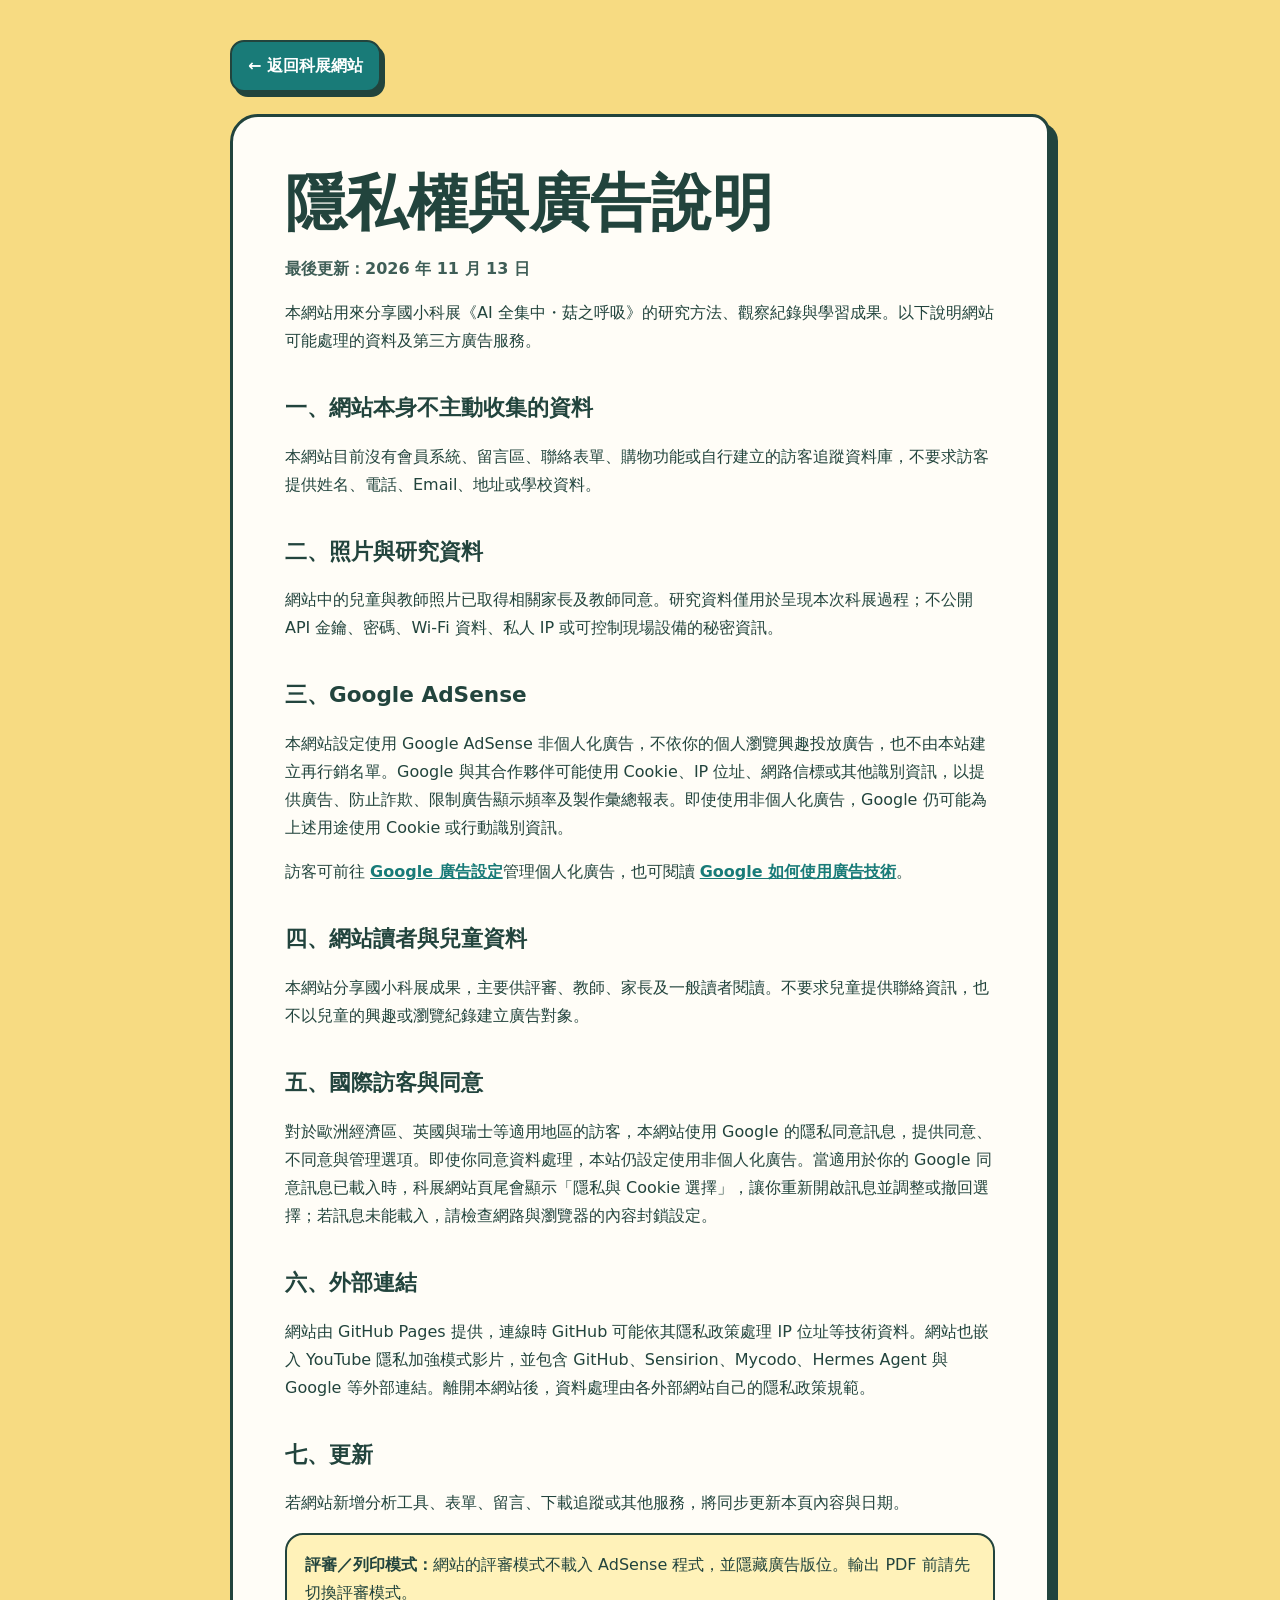
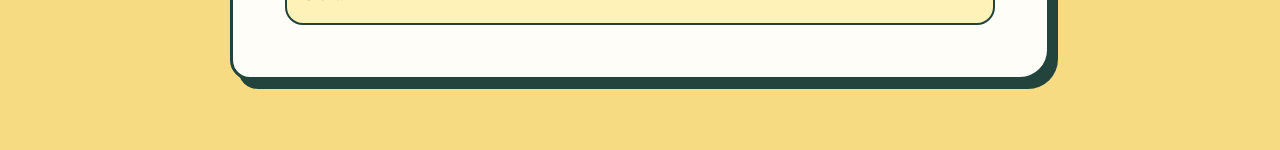
<file: docs/privacy.html>
<!doctype html>
<html lang="zh-Hant">
<head>
  <meta charset="utf-8">
  <meta name="viewport" content="width=device-width, initial-scale=1">
  <meta name="description" content="《AI 全集中・菇之呼吸》網站隱私權與廣告說明。">
  <meta name="theme-color" content="#f7db82">
  <title>隱私權與廣告說明｜AI 全集中・菇之呼吸</title>
  <style>
    :root{--paper:#f7db82;--white:#fffdf7;--ink:#22443d;--muted:#3f5e57;--teal:#197b78;--sun:#f5c84c}
    *{box-sizing:border-box}body{margin:0;color:var(--ink);background:var(--paper);font-family:"PingFang TC","Noto Sans TC","Microsoft JhengHei",system-ui,sans-serif;line-height:1.75}main{width:min(820px,calc(100% - 32px));margin:40px auto 70px}.paper{background:var(--white);border:3px solid var(--ink);border-radius:28px 18px 30px 20px;box-shadow:8px 9px 0 var(--ink);padding:clamp(24px,5vw,52px)}h1{font-size:clamp(2rem,6vw,3.8rem);line-height:1.15;margin:0 0 12px}h2{margin:34px 0 8px;font-size:1.35rem}p,li{font-size:1rem}.meta{color:var(--muted);font-weight:700}.note{background:#fff2b9;border:2px solid var(--ink);border-radius:18px;padding:16px 18px}.back{display:inline-flex;margin-bottom:22px;padding:10px 16px;background:var(--teal);color:white;text-decoration:none;border:2px solid var(--ink);border-radius:14px;box-shadow:4px 5px 0 var(--ink);font-weight:900}a{color:var(--teal);font-weight:750}@media print{body{background:#fff}.paper{border:0;box-shadow:none;padding:0}.back{display:none}}
  </style>
</head>
<body>
<main>
  <a class="back" href="index.html">← 返回科展網站</a>
  <article class="paper">
    <h1>隱私權與廣告說明</h1>
    <p class="meta">最後更新：2026 年 11 月 13 日</p>
    <p>本網站用來分享國小科展《AI 全集中・菇之呼吸》的研究方法、觀察紀錄與學習成果。以下說明網站可能處理的資料及第三方廣告服務。</p>

    <h2>一、網站本身不主動收集的資料</h2>
    <p>本網站目前沒有會員系統、留言區、聯絡表單、購物功能或自行建立的訪客追蹤資料庫，不要求訪客提供姓名、電話、Email、地址或學校資料。</p>

    <h2>二、照片與研究資料</h2>
    <p>網站中的兒童與教師照片已取得相關家長及教師同意。研究資料僅用於呈現本次科展過程；不公開 API 金鑰、密碼、Wi-Fi 資料、私人 IP 或可控制現場設備的秘密資訊。</p>

    <h2>三、Google AdSense</h2>
    <p>本網站設定使用 Google AdSense 非個人化廣告，不依你的個人瀏覽興趣投放廣告，也不由本站建立再行銷名單。Google 與其合作夥伴可能使用 Cookie、IP 位址、網路信標或其他識別資訊，以提供廣告、防止詐欺、限制廣告顯示頻率及製作彙總報表。即使使用非個人化廣告，Google 仍可能為上述用途使用 Cookie 或行動識別資訊。</p>
    <p>訪客可前往 <a href="https://adssettings.google.com/" target="_blank" rel="noopener">Google 廣告設定</a>管理個人化廣告，也可閱讀 <a href="https://policies.google.com/technologies/ads" target="_blank" rel="noopener">Google 如何使用廣告技術</a>。</p>

    <h2>四、網站讀者與兒童資料</h2>
    <p>本網站分享國小科展成果，主要供評審、教師、家長及一般讀者閱讀。不要求兒童提供聯絡資訊，也不以兒童的興趣或瀏覽紀錄建立廣告對象。</p>

    <h2>五、國際訪客與同意</h2>
    <p>對於歐洲經濟區、英國與瑞士等適用地區的訪客，本網站使用 Google 的隱私同意訊息，提供同意、不同意與管理選項。即使你同意資料處理，本站仍設定使用非個人化廣告。當適用於你的 Google 同意訊息已載入時，科展網站頁尾會顯示「隱私與 Cookie 選擇」，讓你重新開啟訊息並調整或撤回選擇；若訊息未能載入，請檢查網路與瀏覽器的內容封鎖設定。</p>

    <h2>六、外部連結</h2>
    <p>網站由 GitHub Pages 提供，連線時 GitHub 可能依其隱私政策處理 IP 位址等技術資料。網站也嵌入 YouTube 隱私加強模式影片，並包含 GitHub、Sensirion、Mycodo、Hermes Agent 與 Google 等外部連結。離開本網站後，資料處理由各外部網站自己的隱私政策規範。</p>

    <h2>七、更新</h2>
    <p>若網站新增分析工具、表單、留言、下載追蹤或其他服務，將同步更新本頁內容與日期。</p>

    <div class="note"><strong>評審／列印模式：</strong>網站的評審模式不載入 AdSense 程式，並隱藏廣告版位。輸出 PDF 前請先切換評審模式。</div>
  </article>
</main>
</body>
</html>
</file>
<file: docs/adsense.css>
/* Load AFTER the existing site's style block. Scoped to manual-ad wrappers only. */
/* Privacy entrypoint follows the same presentation exclusions as ads. */
.privacy-controls[hidden], .judge-mode .privacy-controls { display:none!important; }
@media print { .privacy-controls { display:none!important; } }

.ad-slot.mushroom-ad {
  display: block;
  box-sizing: border-box;
  position: relative;
  float: none;
  clear: both;
  /* Separate from research/photos by >=48px; prevent collapsing margins. */
  margin: 56px auto;
  padding: 48px 0;
  width: calc(100% - 160px);
  max-width: 970px;
  min-height: 448px;
  border: 0;
  border-top: 1px solid #c7cbc7;
  border-bottom: 1px solid #c7cbc7;
  border-radius: 0;
  box-shadow: none;
  background: #fffdf7;
  color: #59645f;
  text-align: center;
  transform: none;
  isolation: isolate;
  /* No overlay, clipping, pointer-events tricks, or placement on content. */
}
.ad-slot.mushroom-ad .mushroom-ad__label {
  display: block;
  margin: 0 0 12px;
  padding: 0;
  font-size: 12px;
  font-weight: 400;
  line-height: 18px;
  letter-spacing: 0;
  color: #59645f;
}
.ad-slot.mushroom-ad .mushroom-ad__body {
  display: block;
  box-sizing: border-box;
  width: 100%;
  min-height: 320px;
  margin: 0;
  padding: 0;
}
.ad-slot.mushroom-ad ins.adsbygoogle {
  display: block;
  width: 100%;
  min-height: 320px;
  text-decoration: none;
}
/* Do not collapse reserved space on no-fill or script failure. */
html[data-mushroom-ads-disabled] .ad-slot.mushroom-ad,
html[data-mushroom-ads-printing="1"] .ad-slot.mushroom-ad,
body.judge-mode .ad-slot.mushroom-ad,
.ad-slot.mushroom-ad[hidden] {
  display: none !important;
}
@media (max-width: 680px) {
  .ad-slot.mushroom-ad {
    /* Keep >=80px on the right, away from the existing floating back-top control. */
    width: calc(100% - 104px);
    margin-left: 24px;
    margin-right: 80px;
    padding-top: 48px;
    padding-bottom: 48px;
  }
  .ad-slot.mushroom-ad[data-mushroom-ad="7594014909"] {
    display: none !important;
  }
}
/* Too narrow to fit a 250px ad plus safe control clearance: fail closed. */
@media (max-width: 353px) {
  .ad-slot.mushroom-ad { display: none !important; }
}
@media print {
  .ad-slot.mushroom-ad { display: none !important; }
}
</file>
